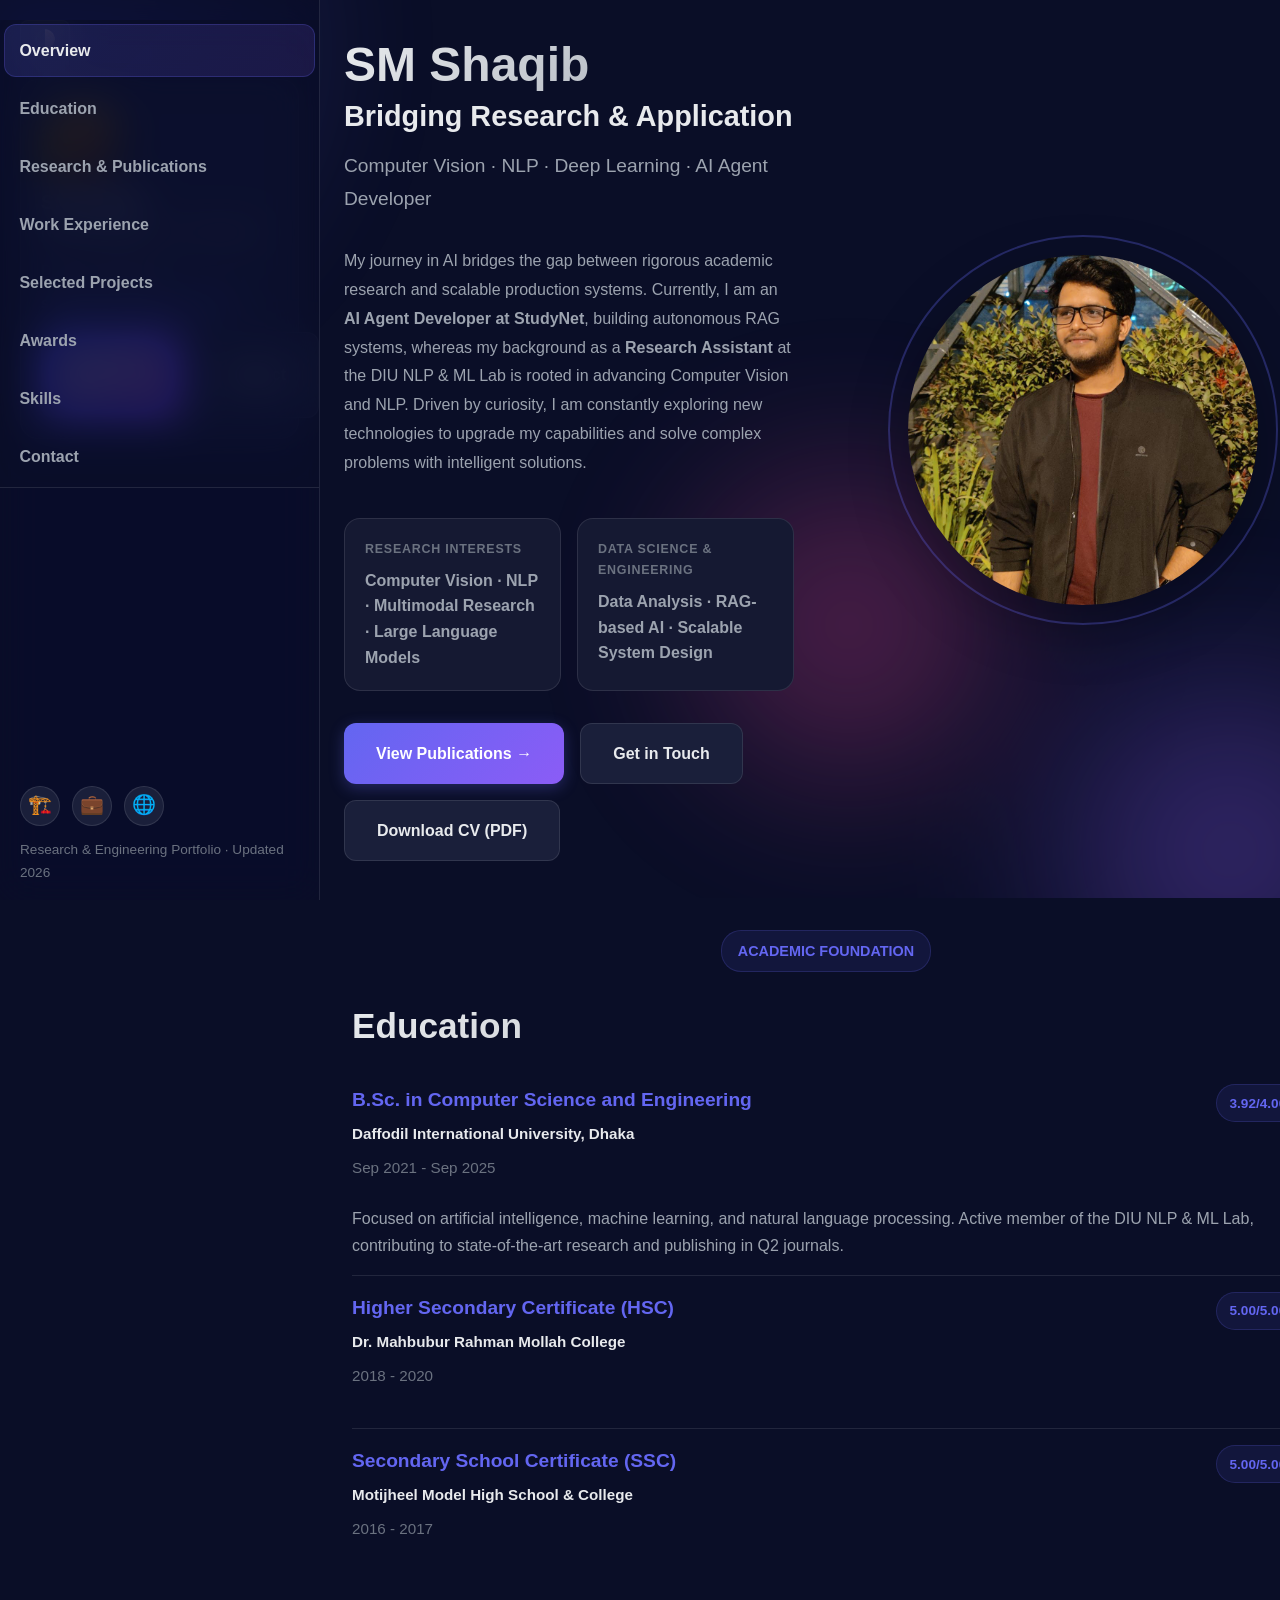
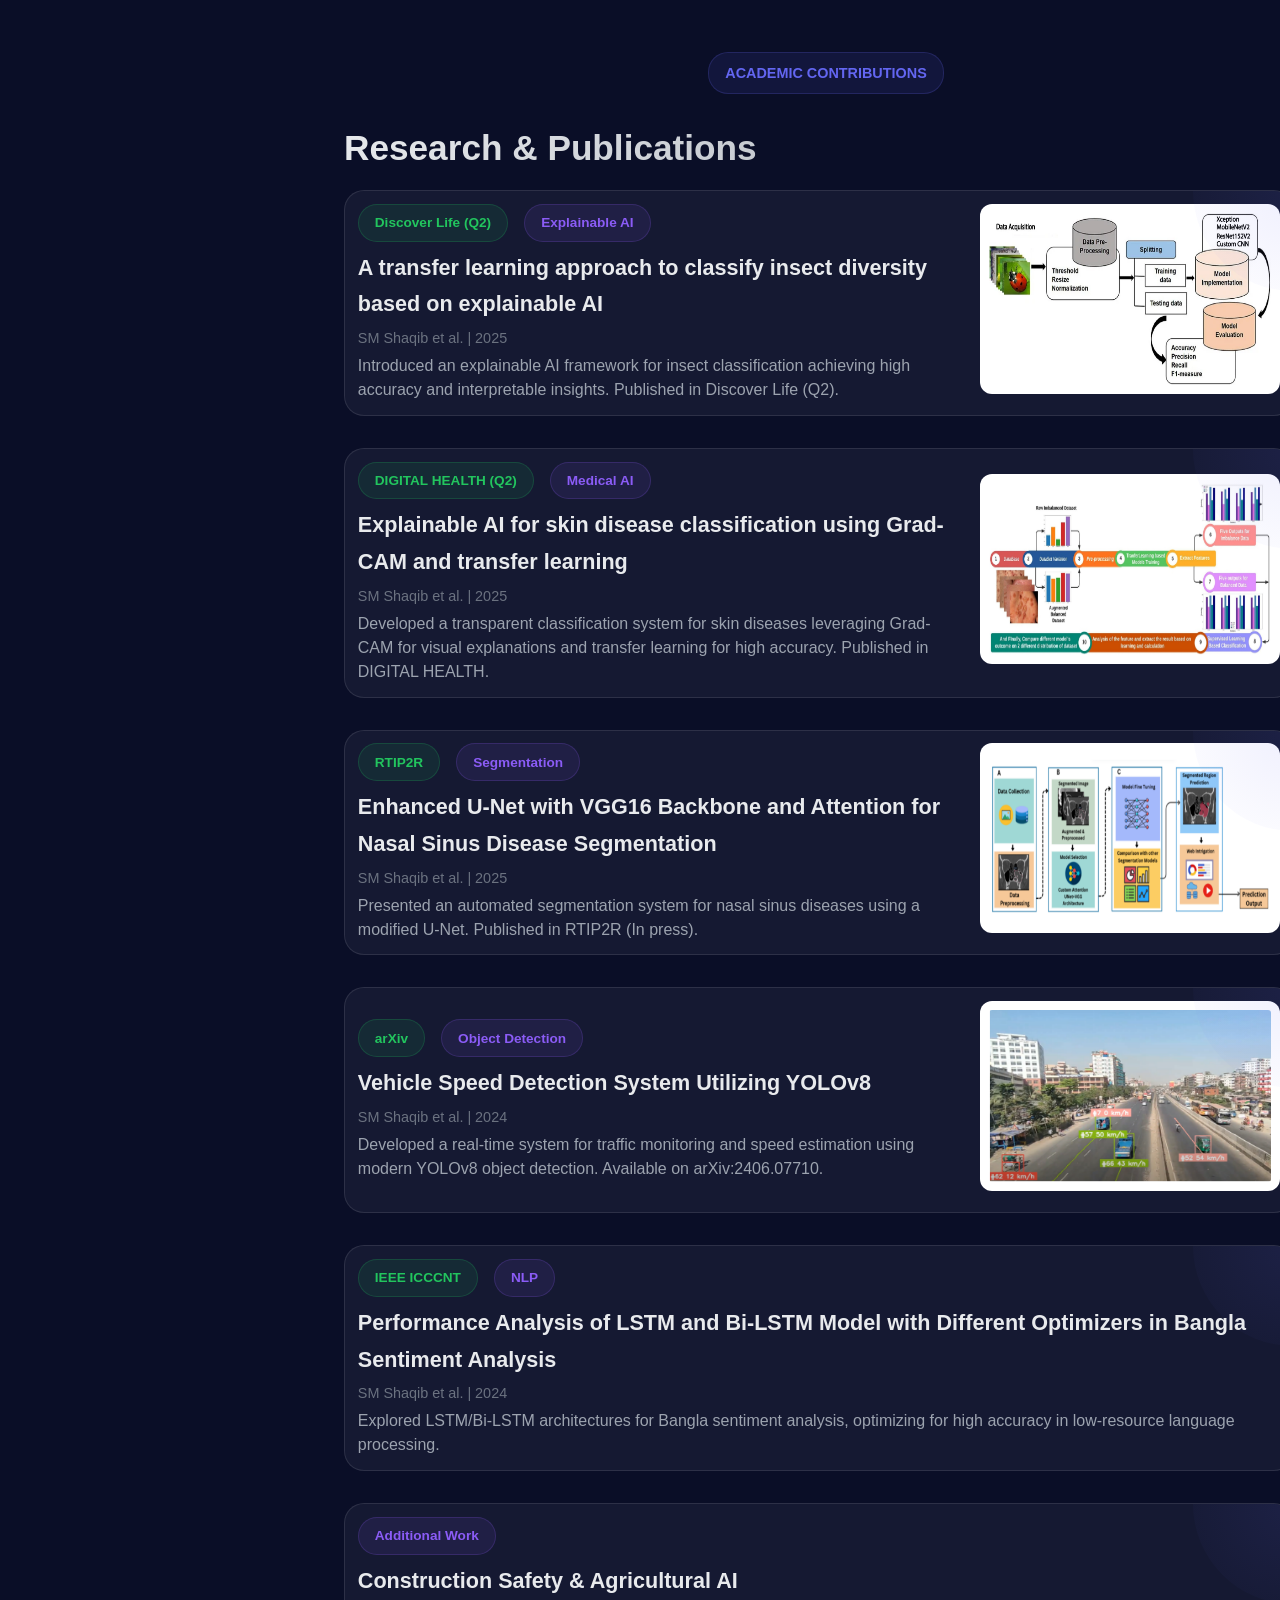
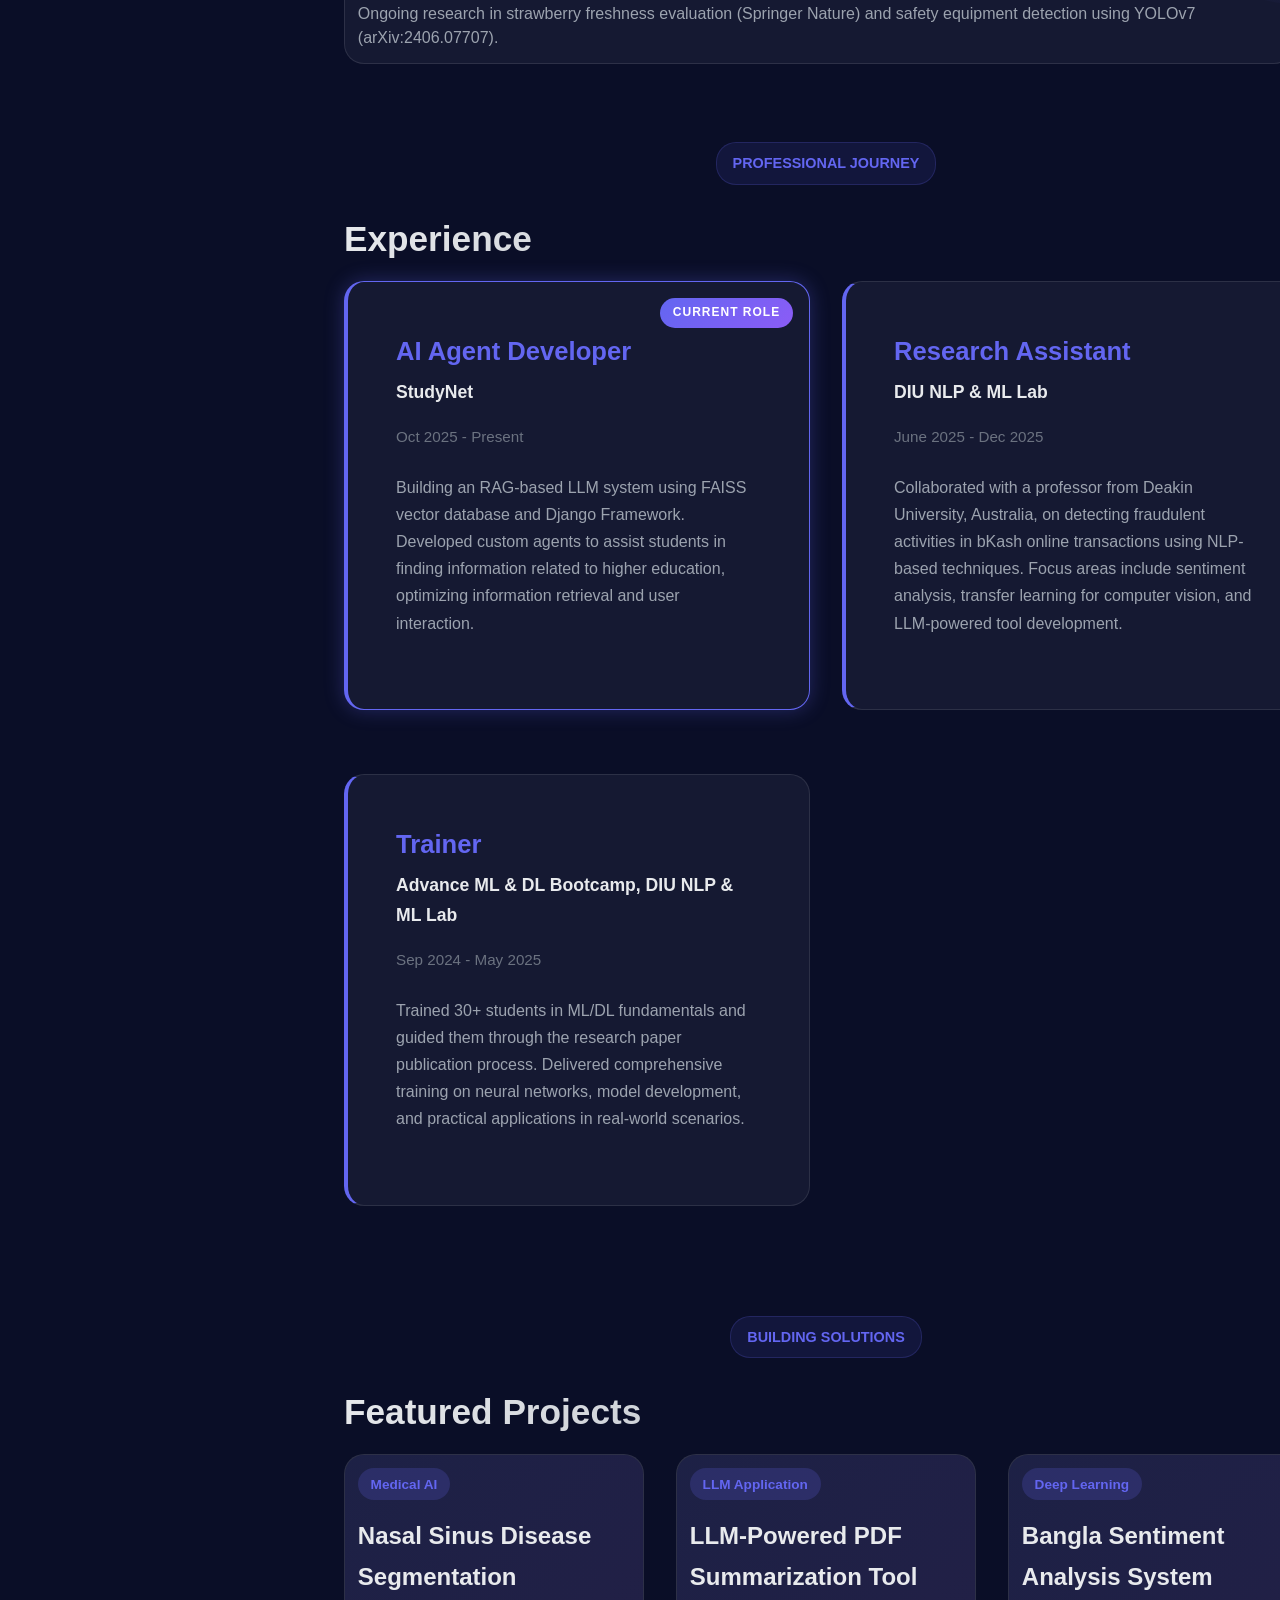
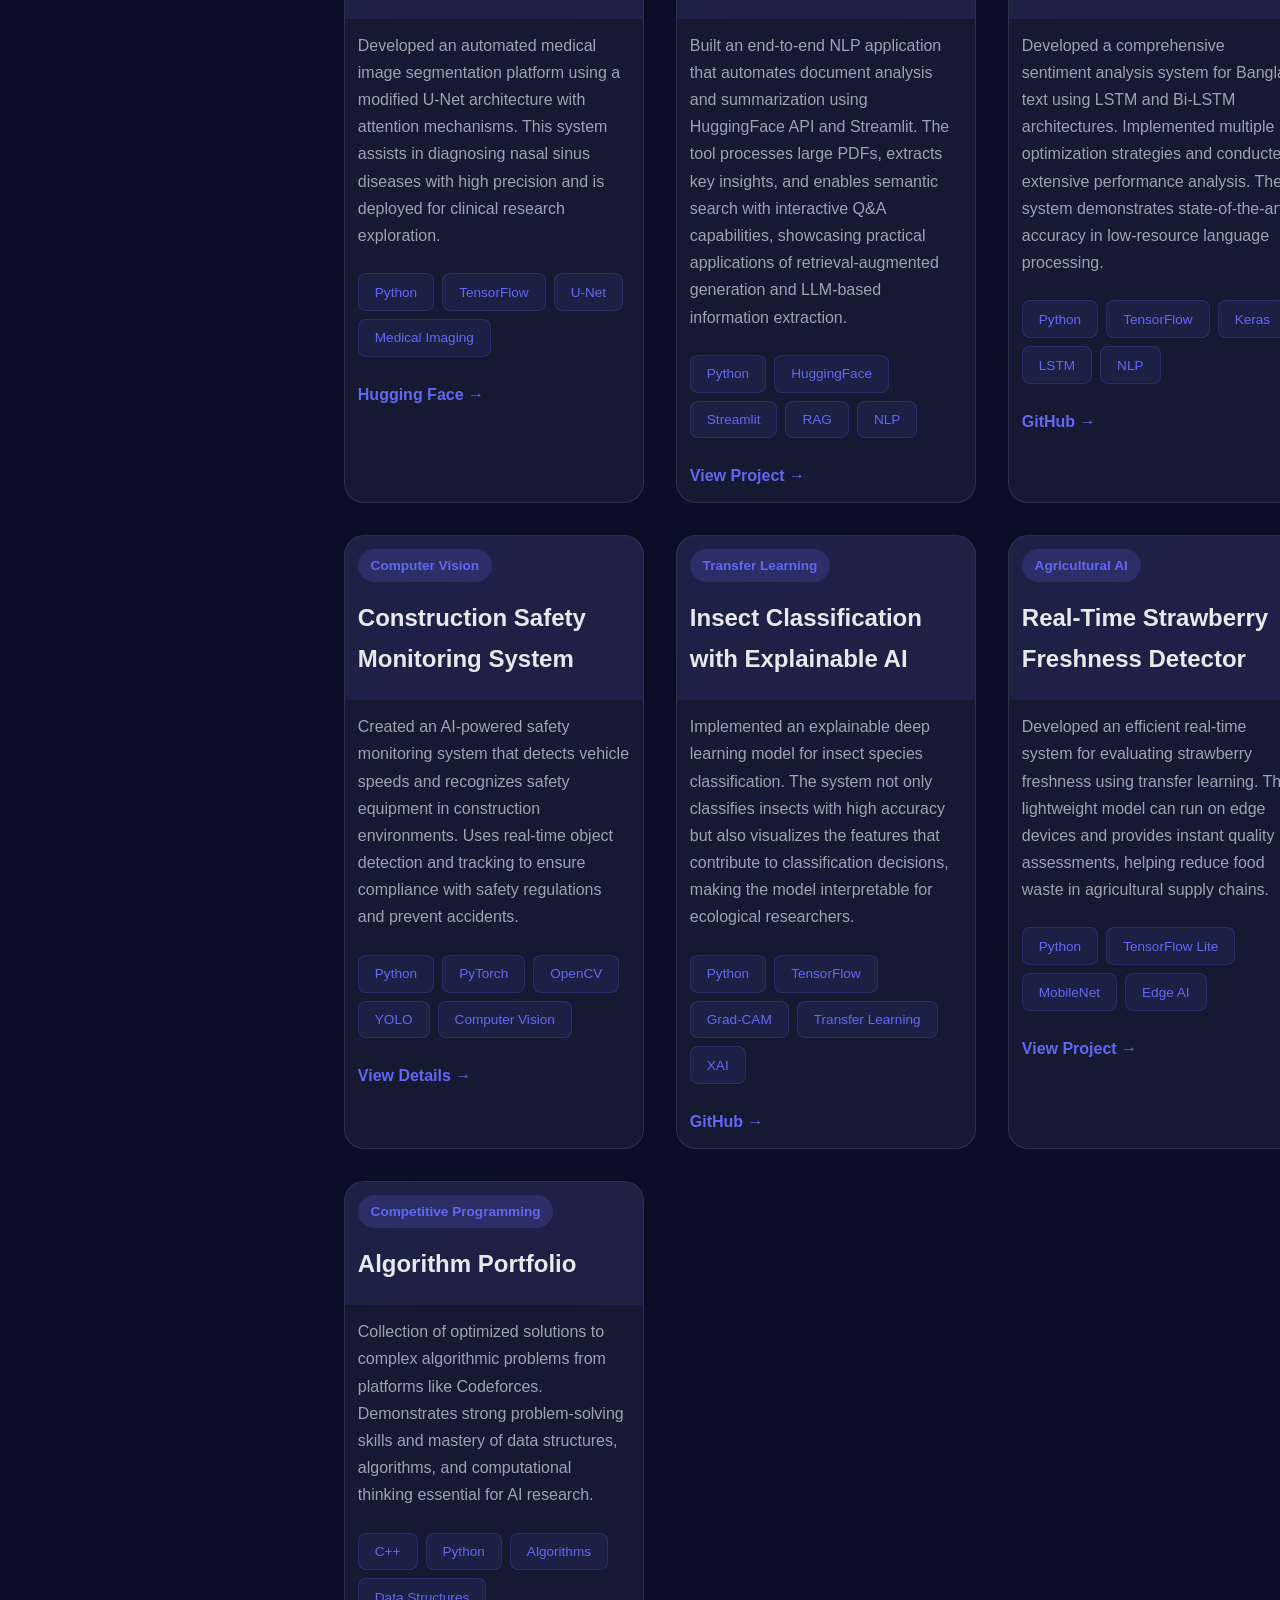
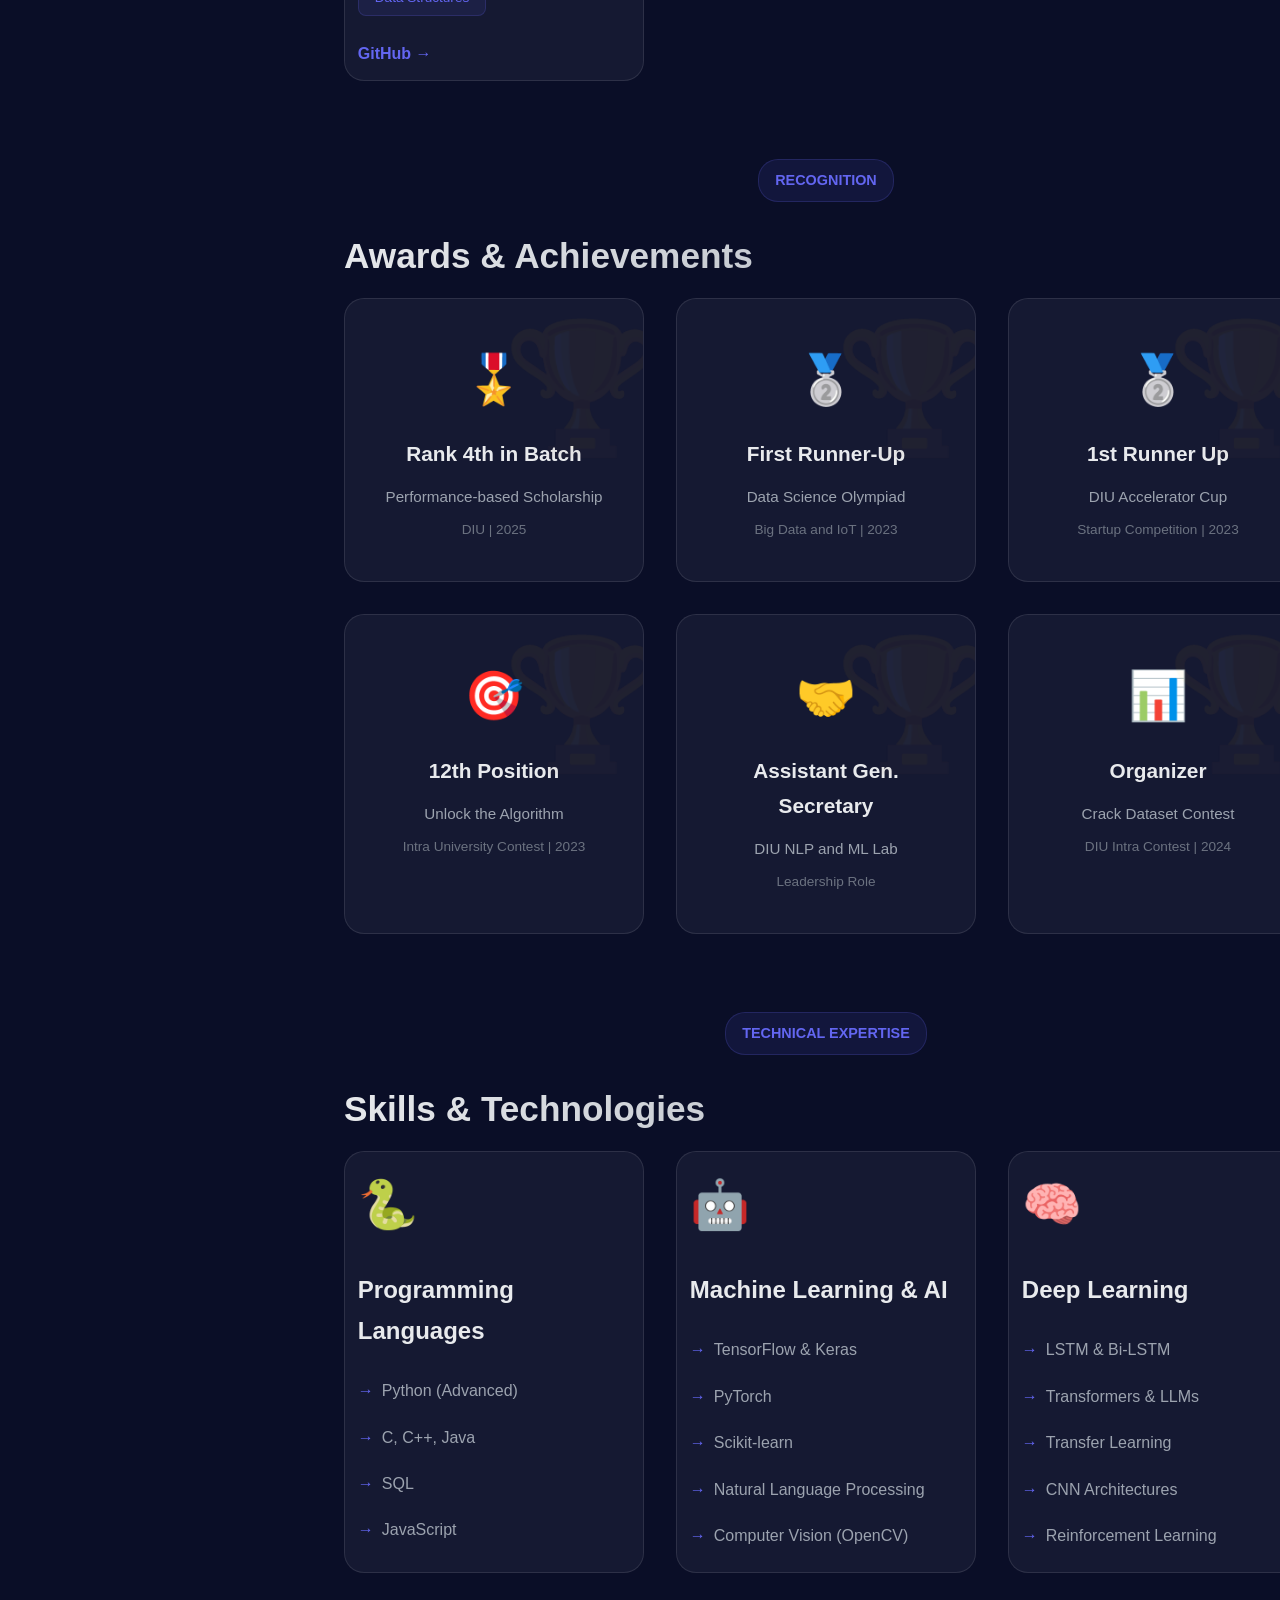
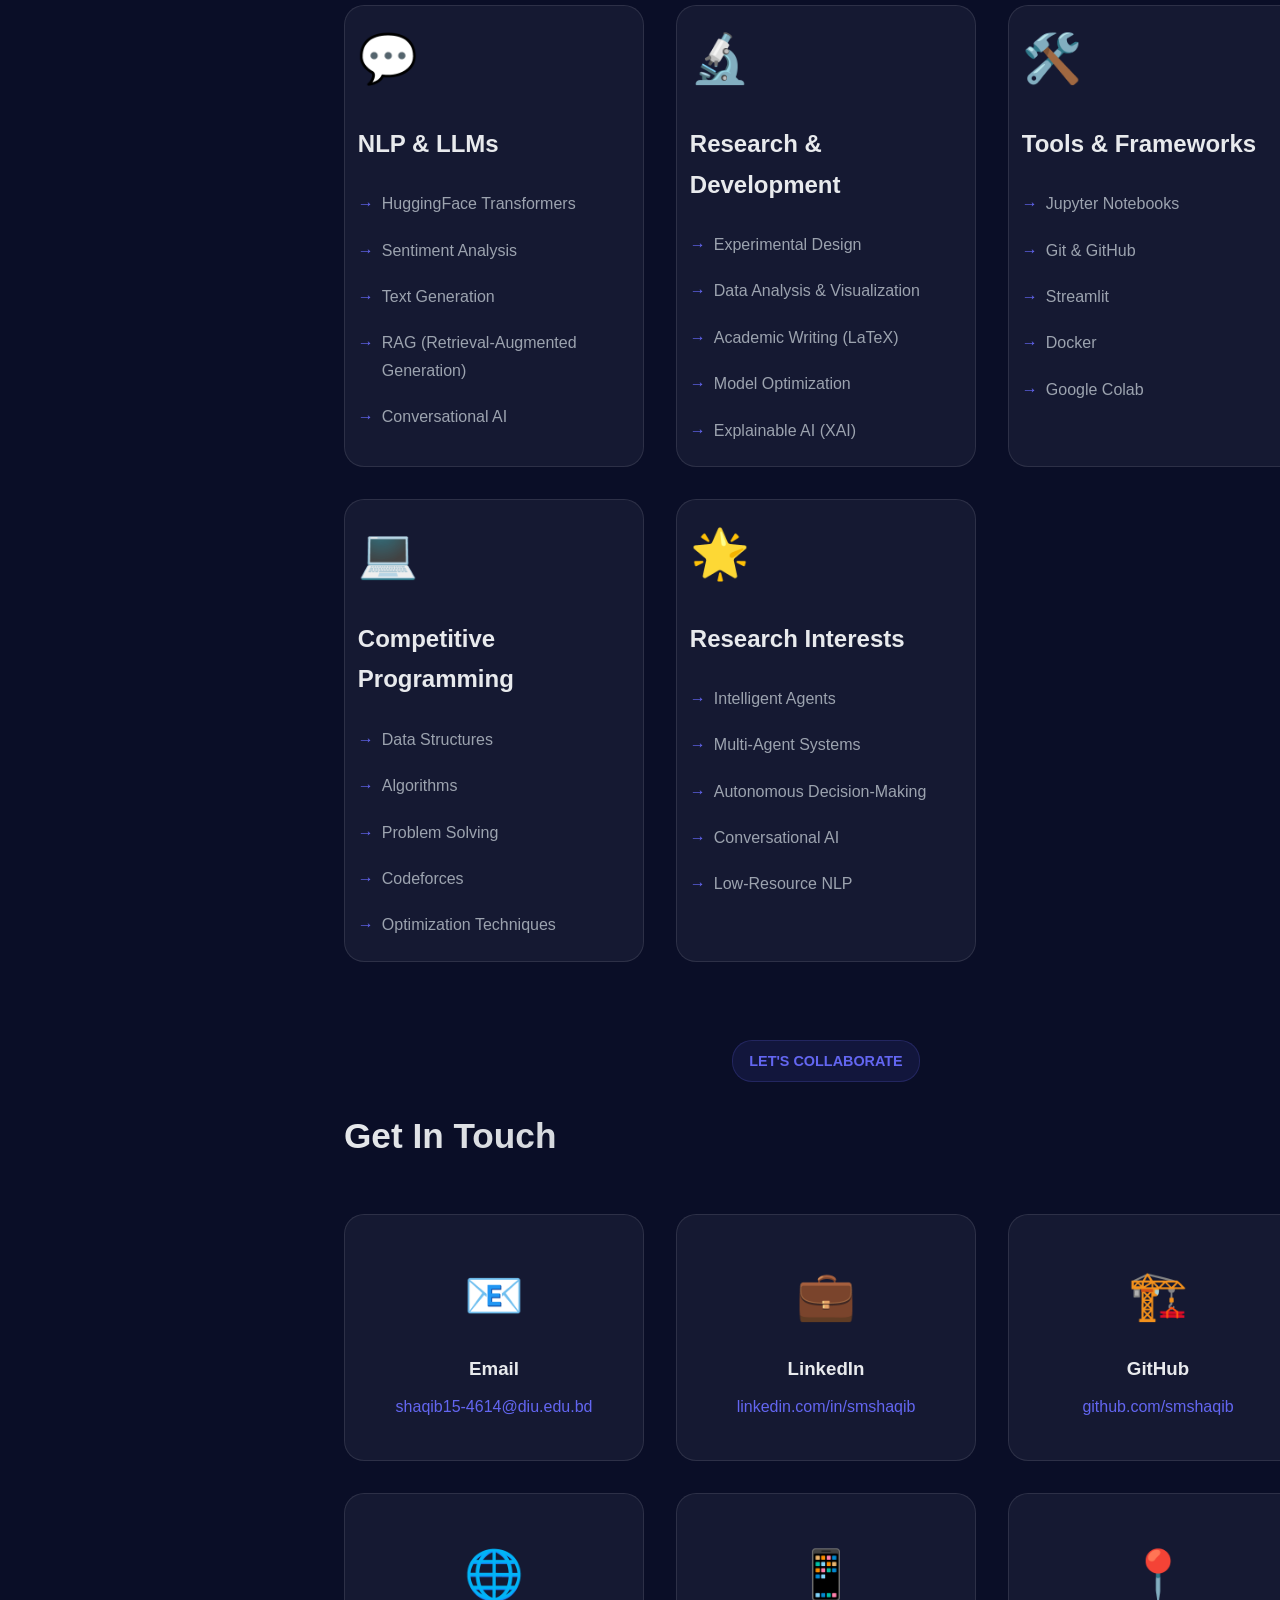
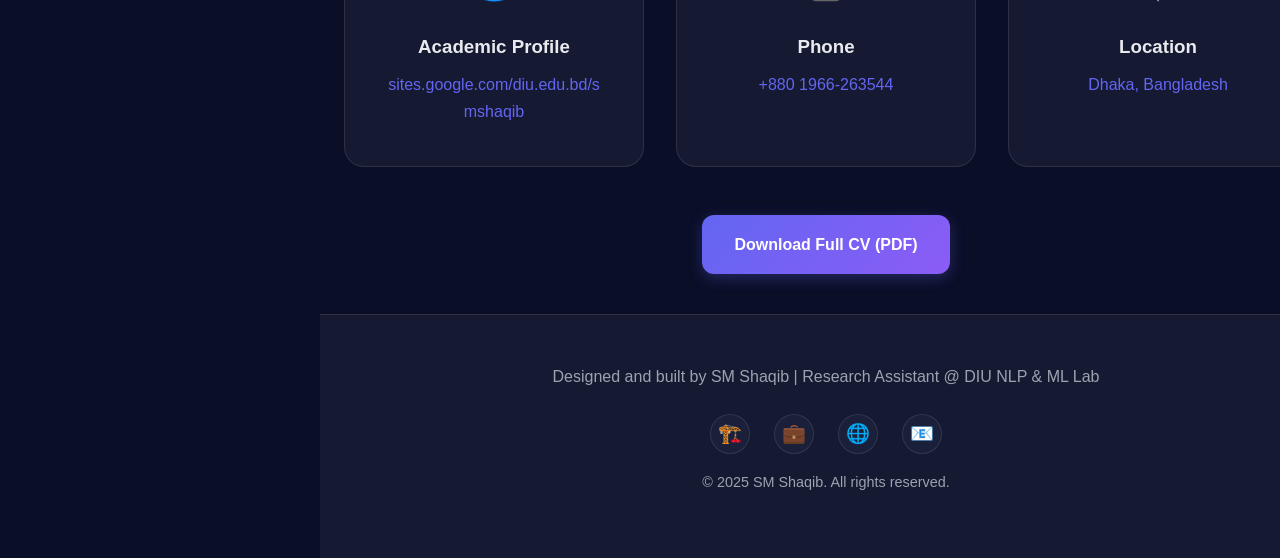
<file: index.html>
﻿<!DOCTYPE html>
<html lang="en">

<head>
    <meta charset="UTF-8">
    <meta name="viewport" content="width=device-width, initial-scale=1.0">
    <title>SM Shaqib — NLP Researcher & ML Engineer</title>
    <link rel="stylesheet" href="assets/css/style.css">
</head>

<body data-theme="dark">
    <!-- Animated Background -->
    <div class="bg-animation">
        <div class="orb orb-1"></div>
        <div class="orb orb-2"></div>
        <div class="orb orb-3"></div>
    </div>

    <!-- Layout: Left Sidebar + Main Content -->
    <div class="layout">
        <aside class="sidebar" id="sidebar" aria-label="Admissions sidebar">
            <div class="sidebar-top">
                <button class="sidebar-toggle" id="sidebarToggle" aria-label="Open/close sidebar">☰</button>
                <button class="theme-btn" id="themeToggle" aria-label="Toggle theme">🌓</button>
            </div>

            <div class="sidebar-profile">
                <div class="sidebar-avatar">
                    <img src="assets/images/shaqib.jpg" alt="SM Shaqib" class="sidebar-avatar-img">
                </div>
                <div class="sidebar-name">SM Shaqib</div>
                <div class="sidebar-title">NLP Researcher · ML Engineer</div>
                <div class="sidebar-meta">
                    <span>Dhaka, Bangladesh</span>
                    <span class="dot">•</span>
                    <a href="mailto:shaqib15-4614@diu.edu.bd">shaqib15-4614@diu.edu.bd</a>
                </div>

                <div class="sidebar-cta">
                    <a class="btn btn-primary btn-small" href="assets/docs/Academic_CV_Shaqib.pdf" download>
                        Download CV
                    </a>
                    <a class="btn btn-secondary btn-small" href="#contact">
                        Contact
                    </a>
                </div>
            </div>

            <nav class="sidebar-nav" aria-label="Section navigation">
                <a href="#about" class="sidebar-link">Overview</a>
                <a href="#education" class="sidebar-link">Education</a>
                <a href="#research" class="sidebar-link">Research & Publications</a>
                <a href="#experience" class="sidebar-link">Work Experience</a>
                <a href="#projects" class="sidebar-link">Selected Projects</a>
                <a href="#awards" class="sidebar-link">Awards</a>
                <a href="#skills" class="sidebar-link">Skills</a>
                <a href="#contact" class="sidebar-link">Contact</a>
            </nav>

            <div class="sidebar-footer">
                <div class="sidebar-social">
                    <a href="https://github.com/smshaqib" class="social-link" target="_blank"
                        aria-label="GitHub">🏗️</a>
                    <a href="https://www.linkedin.com/in/smshaqib/" class="social-link" target="_blank"
                        aria-label="LinkedIn">💼</a>
                    <a href="https://sites.google.com/diu.edu.bd/smshaqib/home" class="social-link" target="_blank"
                        aria-label="Academic Website">🌐</a>
                </div>
                <div class="sidebar-footnote">Research & Engineering Portfolio · Updated 2026</div>
            </div>
        </aside>

        <main class="main" id="mainContent">
            <div class="sidebar-backdrop" id="sidebarBackdrop" aria-hidden="true"></div>

            <!-- Hero Section -->
            <section class="hero" id="about">
                <div class="hero-container">
                    <div class="hero-content">
                        <h1>SM Shaqib</h1>
                        <h2 class="profile-title">Bridging Research & Application</h2>
                        <p class="subtitle">Computer Vision · NLP · Deep Learning · AI Agent Developer</p>
                        <p class="bio">
                            My journey in AI bridges the gap between rigorous academic research and scalable production
                            systems. Currently, I am an <strong>AI Agent Developer at StudyNet</strong>, building
                            autonomous RAG systems, whereas my background as a <strong>Research Assistant</strong> at
                            the DIU NLP & ML Lab is rooted in advancing Computer Vision and NLP. Driven by curiosity, I
                            am constantly exploring new technologies to upgrade my capabilities and solve complex
                            problems with intelligent solutions.
                        </p>

                        <div class="info-grid">
                            <div class="info-card">
                                <div class="info-label">Research Interests</div>
                                <div class="info-body">Computer Vision · NLP · Multimodal Research · Large Language
                                    Models</div>
                            </div>
                            <div class="info-card">
                                <div class="info-label">Data Science & Engineering</div>
                                <div class="info-body">Data Analysis · RAG-based AI · Scalable System Design</div>
                            </div>
                        </div>



                        <div class="cta-buttons">
                            <a href="https://scholar.google.com/citations?user=nNnRwrwAAAAJ" class="btn btn-primary"
                                target="_blank" rel="noopener">
                                View Publications →
                            </a>
                            <a href="#contact" class="btn btn-secondary">
                                Get in Touch
                            </a>
                            <a href="assets/docs/Academic_CV_Shaqib.pdf" class="btn btn-secondary" download>
                                Download CV (PDF)
                            </a>
                        </div>
                    </div>
                    <div class="hero-visual">
                        <div class="profile-wrapper">
                            <div class="profile-ring"></div>
                            <img src="assets/images/shaqib.jpg" alt="SM Shaqib" class="profile-image">
                        </div>
                    </div>
                </div>
            </section>



            <!-- Education Section -->
            <section id="education">
                <div class="container">
                    <div class="section-header fade-in">
                        <span class="section-label">ACADEMIC FOUNDATION</span>
                        <h2 class="section-title">Education</h2>

                    </div>

                    <div class="education-grid">
                        <div class="education-card fade-in">
                            <div class="education-header">
                                <div class="education-info">
                                    <h3>B.Sc. in Computer Science and Engineering</h3>
                                    <p class="institution">Daffodil International University, Dhaka</p>
                                </div>
                                <span class="gpa-badge">3.92/4.00</span>
                            </div>
                            <p class="duration">Sep 2021 - Sep 2025</p>
                            <p class="edu-details">
                                Focused on artificial intelligence, machine learning, and natural language processing.
                                Active member of the DIU NLP & ML Lab, contributing to state-of-the-art research
                                and publishing in Q2 journals.
                            </p>
                        </div>

                        <div class="education-card fade-in">
                            <div class="education-header">
                                <div class="education-info">
                                    <h3>Higher Secondary Certificate (HSC)</h3>
                                    <p class="institution">Dr. Mahbubur Rahman Mollah College</p>
                                </div>
                                <span class="gpa-badge">5.00/5.00</span>
                            </div>
                            <p class="duration">2018 - 2020</p>
                        </div>

                        <div class="education-card fade-in">
                            <div class="education-header">
                                <div class="education-info">
                                    <h3>Secondary School Certificate (SSC)</h3>
                                    <p class="institution">Motijheel Model High School & College</p>
                                </div>
                                <span class="gpa-badge">5.00/5.00</span>
                            </div>
                            <p class="duration">2016 - 2017</p>
                        </div>
                    </div>
                </div>
            </section>

            <!-- Research & Publications Section -->
            <section id="research">
                <div class="container">
                    <div class="section-header fade-in">
                        <span class="section-label">ACADEMIC CONTRIBUTIONS</span>
                        <h2 class="section-title">Research & Publications</h2>

                    </div>

                    <div class="research-grid">
                        <div class="research-card fade-in has-image">
                            <div class="research-content">
                                <div class="research-meta">
                                    <span class="research-badge published">Discover Life (Q2)</span>
                                    <span class="research-badge">Explainable AI</span>
                                </div>
                                <h3><a href="https://link.springer.com/article/10.1007/s11084-025-09680-x"
                                        target="_blank" rel="noopener">A transfer learning approach to classify insect
                                        diversity based on explainable AI</a>
                                </h3>
                                <p class="research-authors">SM Shaqib et al. | 2025</p>
                                <p class="research-description">
                                    <a href="https://link.springer.com/article/10.1007/s11084-025-09680-x"
                                        target="_blank" rel="noopener">
                                        Introduced an explainable AI framework for insect classification achieving high
                                        accuracy and interpretable insights. Published in Discover Life (Q2).
                                    </a>
                                </p>
                            </div>
                            <a href="https://link.springer.com/article/10.1007/s11084-025-09680-x" target="_blank"
                                rel="noopener">
                                <img src="assets/images/insect-research-diagram.png" alt="Research Diagram"
                                    class="research-preview-image">
                            </a>
                        </div>

                        <div class="research-card fade-in has-image">
                            <div class="research-content">
                                <div class="research-meta">
                                    <span class="research-badge published">DIGITAL HEALTH (Q2)</span>
                                    <span class="research-badge">Medical AI</span>
                                </div>
                                <h3><a href="https://journals.sagepub.com/doi/full/10.1177/20552076251404523"
                                        target="_blank" rel="noopener">Explainable AI for skin disease classification
                                        using Grad-CAM and transfer learning</a>
                                </h3>
                                <p class="research-authors">SM Shaqib et al. | 2025</p>
                                <p class="research-description">
                                    <a href="https://journals.sagepub.com/doi/full/10.1177/20552076251404523"
                                        target="_blank" rel="noopener">
                                        Developed a transparent classification system for skin diseases leveraging
                                        Grad-CAM for
                                        visual explanations and transfer learning for high accuracy. Published in
                                        DIGITAL HEALTH.
                                    </a>
                                </p>
                            </div>
                            <a href="https://journals.sagepub.com/doi/full/10.1177/20552076251404523" target="_blank"
                                rel="noopener">
                                <img src="assets/images/skin-disease-diagram.png" alt="Skin Disease Research Diagram"
                                    class="research-preview-image">
                            </a>
                        </div>

                        <div class="research-card fade-in has-image">
                            <div class="research-content">
                                <div class="research-meta">
                                    <span class="research-badge published">RTIP2R</span>
                                    <span class="research-badge">Segmentation</span>
                                </div>
                                <h3><a href="https://drive.google.com/file/d/1PPYf9k6613yxXHny_lEHLRq01A_NBCfr/view?usp=sharing"
                                        target="_blank" rel="noopener">Enhanced U-Net with VGG16 Backbone and Attention
                                        for Nasal Sinus Disease
                                        Segmentation</a>
                                </h3>
                                <p class="research-authors">SM Shaqib et al. | 2025</p>
                                <p class="research-description">
                                    <a href="https://drive.google.com/file/d/1PPYf9k6613yxXHny_lEHLRq01A_NBCfr/view?usp=sharing"
                                        target="_blank" rel="noopener">
                                        Presented an automated segmentation system for nasal sinus diseases using a
                                        modified
                                        U-Net. Published in RTIP2R (In press).
                                    </a>
                                </p>
                            </div>
                            <a href="https://drive.google.com/file/d/1PPYf9k6613yxXHny_lEHLRq01A_NBCfr/view?usp=sharing"
                                target="_blank" rel="noopener">
                                <img src="assets/images/nasal-sinus-diagram.png" alt="Nasal Sinus Segmentation Diagram"
                                    class="research-preview-image">
                            </a>
                        </div>

                        <div class="research-card fade-in has-image">
                            <div class="research-content">
                                <div class="research-meta">
                                    <span class="research-badge published">arXiv</span>
                                    <span class="research-badge">Object Detection</span>
                                </div>
                                <h3><a href="https://arxiv.org/abs/2406.07710" target="_blank" rel="noopener">Vehicle
                                        Speed Detection System Utilizing YOLOv8</a></h3>
                                <p class="research-authors">SM Shaqib et al. | 2024</p>
                                <p class="research-description">
                                    <a href="https://arxiv.org/abs/2406.07710" target="_blank" rel="noopener">
                                        Developed a real-time system for traffic monitoring and speed estimation using
                                        modern
                                        YOLOv8 object detection. Available on arXiv:2406.07710.
                                    </a>
                                </p>
                            </div>
                            <a href="https://arxiv.org/abs/2406.07710" target="_blank" rel="noopener">
                                <img src="assets/images/vehicle-speed-diagram.png" alt="Vehicle Speed Detection Diagram"
                                    class="research-preview-image">
                            </a>
                        </div>

                        <div class="research-card fade-in">
                            <div class="research-meta">
                                <span class="research-badge published">IEEE ICCCNT</span>
                                <span class="research-badge">NLP</span>
                            </div>
                            <h3>Performance Analysis of LSTM and Bi-LSTM Model with Different Optimizers in Bangla
                                Sentiment
                                Analysis</h3>
                            <p class="research-authors">SM Shaqib et al. | 2024</p>
                            <p class="research-description">
                                Explored LSTM/Bi-LSTM architectures for Bangla sentiment analysis, optimizing for high
                                accuracy in low-resource language processing.
                            </p>
                        </div>

                        <div class="research-card fade-in">
                            <div class="research-meta">
                                <span class="research-badge">Additional Work</span>
                            </div>
                            <h3>Construction Safety & Agricultural AI</h3>
                            <p class="research-description">
                                Ongoing research in strawberry freshness evaluation (Springer Nature) and safety
                                equipment
                                detection using YOLOv7 (arXiv:2406.07707).
                            </p>
                        </div>
                    </div>
                </div>
            </section>

            <!-- Experience Section -->
            <section id="experience">
                <div class="container">
                    <div class="section-header fade-in">
                        <span class="section-label">PROFESSIONAL JOURNEY</span>
                        <h2 class="section-title">Experience</h2>

                    </div>

                    <div class="experience-grid">
                        <div class="experience-card fade-in current">
                            <span class="current-badge">Current Role</span>
                            <div class="experience-header">
                                <div class="experience-title">
                                    <h3>AI Agent Developer</h3>
                                    <p class="experience-org">StudyNet</p>
                                </div>
                                <div class="experience-period">
                                    Oct 2025 - Present
                                </div>
                            </div>
                            <p class="project-description">
                                Building an RAG-based LLM system using FAISS vector database and Django Framework.
                                Developed custom agents to assist students in finding information related to higher
                                education,
                                optimizing information retrieval and user interaction.
                            </p>
                        </div>

                        <div class="experience-card fade-in">
                            <div class="experience-header">
                                <div class="experience-title">
                                    <h3>Research Assistant</h3>
                                    <p class="experience-org">DIU NLP & ML Lab</p>
                                </div>
                                <div class="experience-period">
                                    June 2025 - Dec 2025
                                </div>
                            </div>
                            <p class="project-description">
                                Collaborated with a professor from Deakin University, Australia, on detecting fraudulent
                                activities in bKash online transactions using NLP-based techniques. Focus areas include
                                sentiment analysis, transfer learning for computer vision, and LLM-powered tool
                                development.
                            </p>
                        </div>

                        <div class="experience-card fade-in">
                            <div class="experience-header">
                                <div class="experience-title">
                                    <h3>Trainer</h3>
                                    <p class="experience-org">Advance ML & DL Bootcamp, DIU NLP & ML Lab</p>
                                </div>
                                <div class="experience-period">
                                    Sep 2024 - May 2025
                                </div>
                            </div>
                            <p class="project-description">
                                Trained 30+ students in ML/DL fundamentals and guided them through the research paper
                                publication process. Delivered comprehensive training on neural networks, model
                                development,
                                and practical applications in real-world scenarios.
                            </p>
                        </div>
                    </div>
                </div>
            </section>

            <!-- Projects Section -->
            <section id="projects">
                <div class="container">
                    <div class="section-header fade-in">
                        <span class="section-label">BUILDING SOLUTIONS</span>
                        <h2 class="section-title">Featured Projects</h2>

                    </div>

                    <div class="projects-grid">
                        <div class="project-card fade-in">
                            <div class="project-header">
                                <span class="project-type">Medical AI</span>
                                <h3>Nasal Sinus Disease Segmentation</h3>
                            </div>
                            <div class="project-body">
                                <p class="project-description">
                                    Developed an automated medical image segmentation platform using a modified U-Net
                                    architecture with attention mechanisms. This system assists in diagnosing nasal
                                    sinus
                                    diseases with high precision and is deployed for clinical research exploration.
                                </p>
                                <div class="tech-stack">
                                    <span class="tech-tag">Python</span>
                                    <span class="tech-tag">TensorFlow</span>
                                    <span class="tech-tag">U-Net</span>
                                    <span class="tech-tag">Medical Imaging</span>
                                </div>
                                <div class="project-links">
                                    <a href="https://huggingface.co/spaces/smshaqib" class="project-link"
                                        target="_blank">
                                        Hugging Face →
                                    </a>
                                </div>
                            </div>
                        </div>

                        <div class="project-card fade-in">
                            <div class="project-header">
                                <span class="project-type">LLM Application</span>
                                <h3>LLM-Powered PDF Summarization Tool</h3>
                            </div>
                            <div class="project-body">
                                <p class="project-description">
                                    Built an end-to-end NLP application that automates document analysis and
                                    summarization using
                                    HuggingFace API and Streamlit. The tool processes large PDFs, extracts key insights,
                                    and
                                    enables semantic search with interactive Q&A capabilities, showcasing practical
                                    applications
                                    of retrieval-augmented generation and LLM-based information extraction.
                                </p>
                                <div class="tech-stack">
                                    <span class="tech-tag">Python</span>
                                    <span class="tech-tag">HuggingFace</span>
                                    <span class="tech-tag">Streamlit</span>
                                    <span class="tech-tag">RAG</span>
                                    <span class="tech-tag">NLP</span>
                                </div>
                                <div class="project-links">
                                    <a href="https://github.com/smshaqib" class="project-link" target="_blank">
                                        View Project →
                                    </a>
                                </div>
                            </div>
                        </div>

                        <div class="project-card fade-in">
                            <div class="project-header">
                                <span class="project-type">Deep Learning</span>
                                <h3>Bangla Sentiment Analysis System</h3>
                            </div>
                            <div class="project-body">
                                <p class="project-description">
                                    Developed a comprehensive sentiment analysis system for Bangla text using LSTM and
                                    Bi-LSTM
                                    architectures. Implemented multiple optimization strategies and conducted extensive
                                    performance
                                    analysis. The system demonstrates state-of-the-art accuracy in low-resource language
                                    processing.
                                </p>
                                <div class="tech-stack">
                                    <span class="tech-tag">Python</span>
                                    <span class="tech-tag">TensorFlow</span>
                                    <span class="tech-tag">Keras</span>
                                    <span class="tech-tag">LSTM</span>
                                    <span class="tech-tag">NLP</span>
                                </div>
                                <div class="project-links">
                                    <a href="https://github.com/smshaqib" class="project-link" target="_blank">
                                        GitHub →
                                    </a>
                                </div>
                            </div>
                        </div>

                        <div class="project-card fade-in">
                            <div class="project-header">
                                <span class="project-type">Computer Vision</span>
                                <h3>Construction Safety Monitoring System</h3>
                            </div>
                            <div class="project-body">
                                <p class="project-description">
                                    Created an AI-powered safety monitoring system that detects vehicle speeds and
                                    recognizes
                                    safety equipment in construction environments. Uses real-time object detection and
                                    tracking
                                    to ensure compliance with safety regulations and prevent accidents.
                                </p>
                                <div class="tech-stack">
                                    <span class="tech-tag">Python</span>
                                    <span class="tech-tag">PyTorch</span>
                                    <span class="tech-tag">OpenCV</span>
                                    <span class="tech-tag">YOLO</span>
                                    <span class="tech-tag">Computer Vision</span>
                                </div>
                                <div class="project-links">
                                    <a href="https://github.com/smshaqib" class="project-link" target="_blank">
                                        View Details →
                                    </a>
                                </div>
                            </div>
                        </div>

                        <div class="project-card fade-in">
                            <div class="project-header">
                                <span class="project-type">Transfer Learning</span>
                                <h3>Insect Classification with Explainable AI</h3>
                            </div>
                            <div class="project-body">
                                <p class="project-description">
                                    Implemented an explainable deep learning model for insect species classification.
                                    The system
                                    not only classifies insects with high accuracy but also visualizes the features that
                                    contribute
                                    to classification decisions, making the model interpretable for ecological
                                    researchers.
                                </p>
                                <div class="tech-stack">
                                    <span class="tech-tag">Python</span>
                                    <span class="tech-tag">TensorFlow</span>
                                    <span class="tech-tag">Grad-CAM</span>
                                    <span class="tech-tag">Transfer Learning</span>
                                    <span class="tech-tag">XAI</span>
                                </div>
                                <div class="project-links">
                                    <a href="https://github.com/smshaqib" class="project-link" target="_blank">
                                        GitHub →
                                    </a>
                                </div>
                            </div>
                        </div>

                        <div class="project-card fade-in">
                            <div class="project-header">
                                <span class="project-type">Agricultural AI</span>
                                <h3>Real-Time Strawberry Freshness Detector</h3>
                            </div>
                            <div class="project-body">
                                <p class="project-description">
                                    Developed an efficient real-time system for evaluating strawberry freshness using
                                    transfer
                                    learning. The lightweight model can run on edge devices and provides instant quality
                                    assessments,
                                    helping reduce food waste in agricultural supply chains.
                                </p>
                                <div class="tech-stack">
                                    <span class="tech-tag">Python</span>
                                    <span class="tech-tag">TensorFlow Lite</span>
                                    <span class="tech-tag">MobileNet</span>
                                    <span class="tech-tag">Edge AI</span>
                                </div>
                                <div class="project-links">
                                    <a href="https://github.com/smshaqib" class="project-link" target="_blank">
                                        View Project →
                                    </a>
                                </div>
                            </div>
                        </div>

                        <div class="project-card fade-in">
                            <div class="project-header">
                                <span class="project-type">Competitive Programming</span>
                                <h3>Algorithm Portfolio</h3>
                            </div>
                            <div class="project-body">
                                <p class="project-description">
                                    Collection of optimized solutions to complex algorithmic problems from platforms
                                    like
                                    Codeforces.
                                    Demonstrates strong problem-solving skills and mastery of data structures,
                                    algorithms, and
                                    computational thinking essential for AI research.
                                </p>
                                <div class="tech-stack">
                                    <span class="tech-tag">C++</span>
                                    <span class="tech-tag">Python</span>
                                    <span class="tech-tag">Algorithms</span>
                                    <span class="tech-tag">Data Structures</span>
                                </div>
                                <div class="project-links">
                                    <a href="https://github.com/smshaqib" class="project-link" target="_blank">
                                        GitHub →
                                    </a>
                                </div>
                            </div>
                        </div>
                    </div>
                </div>
            </section>

            <!-- Awards Section -->
            <section id="awards">
                <div class="container">
                    <div class="section-header fade-in">
                        <span class="section-label">RECOGNITION</span>
                        <h2 class="section-title">Awards & Achievements</h2>

                    </div>

                    <div class="awards-grid">
                        <div class="award-card fade-in">
                            <div class="award-icon">🎖️</div>
                            <h3>Rank 4th in Batch</h3>
                            <p class="award-event">Performance-based Scholarship</p>
                            <p class="award-year">DIU | 2025</p>
                        </div>

                        <div class="award-card fade-in">
                            <div class="award-icon">🥈</div>
                            <h3>First Runner-Up</h3>
                            <p class="award-event">Data Science Olympiad</p>
                            <p class="award-year">Big Data and IoT | 2023</p>
                        </div>

                        <div class="award-card fade-in">
                            <div class="award-icon">🥈</div>
                            <h3>1st Runner Up</h3>
                            <p class="award-event">DIU Accelerator Cup</p>
                            <p class="award-year">Startup Competition | 2023</p>
                        </div>

                        <div class="award-card fade-in">
                            <div class="award-icon">🎯</div>
                            <h3>12th Position</h3>
                            <p class="award-event">Unlock the Algorithm</p>
                            <p class="award-year">Intra University Contest | 2023</p>
                        </div>

                        <div class="award-card fade-in">
                            <div class="award-icon">🤝</div>
                            <h3>Assistant Gen. Secretary</h3>
                            <p class="award-event">DIU NLP and ML Lab</p>
                            <p class="award-year">Leadership Role</p>
                        </div>

                        <div class="award-card fade-in">
                            <div class="award-icon">📊</div>
                            <h3>Organizer</h3>
                            <p class="award-event">Crack Dataset Contest</p>
                            <p class="award-year">DIU Intra Contest | 2024</p>
                        </div>
                    </div>
                </div>
            </section>


            <!-- Skills Section -->
            <section id="skills">
                <div class="container">
                    <div class="section-header fade-in">
                        <span class="section-label">TECHNICAL EXPERTISE</span>
                        <h2 class="section-title">Skills & Technologies</h2>

                    </div>

                    <div class="skills-grid">
                        <div class="skill-card fade-in">
                            <div class="skill-icon">🐍</div>
                            <h3>Programming Languages</h3>
                            <ul class="skill-list">
                                <li>Python (Advanced)</li>
                                <li>C, C++, Java</li>
                                <li>SQL</li>
                                <li>JavaScript</li>
                            </ul>
                        </div>

                        <div class="skill-card fade-in">
                            <div class="skill-icon">🤖</div>
                            <h3>Machine Learning & AI</h3>
                            <ul class="skill-list">
                                <li>TensorFlow & Keras</li>
                                <li>PyTorch</li>
                                <li>Scikit-learn</li>
                                <li>Natural Language Processing</li>
                                <li>Computer Vision (OpenCV)</li>
                            </ul>
                        </div>

                        <div class="skill-card fade-in">
                            <div class="skill-icon">🧠</div>
                            <h3>Deep Learning</h3>
                            <ul class="skill-list">
                                <li>LSTM & Bi-LSTM</li>
                                <li>Transformers & LLMs</li>
                                <li>Transfer Learning</li>
                                <li>CNN Architectures</li>
                                <li>Reinforcement Learning</li>
                            </ul>
                        </div>

                        <div class="skill-card fade-in">
                            <div class="skill-icon">💬</div>
                            <h3>NLP & LLMs</h3>
                            <ul class="skill-list">
                                <li>HuggingFace Transformers</li>
                                <li>Sentiment Analysis</li>
                                <li>Text Generation</li>
                                <li>RAG (Retrieval-Augmented Generation)</li>
                                <li>Conversational AI</li>
                            </ul>
                        </div>

                        <div class="skill-card fade-in">
                            <div class="skill-icon">🔬</div>
                            <h3>Research & Development</h3>
                            <ul class="skill-list">
                                <li>Experimental Design</li>
                                <li>Data Analysis & Visualization</li>
                                <li>Academic Writing (LaTeX)</li>
                                <li>Model Optimization</li>
                                <li>Explainable AI (XAI)</li>
                            </ul>
                        </div>

                        <div class="skill-card fade-in">
                            <div class="skill-icon">🛠️</div>
                            <h3>Tools & Frameworks</h3>
                            <ul class="skill-list">
                                <li>Jupyter Notebooks</li>
                                <li>Git & GitHub</li>
                                <li>Streamlit</li>
                                <li>Docker</li>
                                <li>Google Colab</li>
                            </ul>
                        </div>

                        <div class="skill-card fade-in">
                            <div class="skill-icon">💻</div>
                            <h3>Competitive Programming</h3>
                            <ul class="skill-list">
                                <li>Data Structures</li>
                                <li>Algorithms</li>
                                <li>Problem Solving</li>
                                <li>Codeforces</li>
                                <li>Optimization Techniques</li>
                            </ul>
                        </div>

                        <div class="skill-card fade-in">
                            <div class="skill-icon">🌟</div>
                            <h3>Research Interests</h3>
                            <ul class="skill-list">
                                <li>Intelligent Agents</li>
                                <li>Multi-Agent Systems</li>
                                <li>Autonomous Decision-Making</li>
                                <li>Conversational AI</li>
                                <li>Low-Resource NLP</li>
                            </ul>
                        </div>
                    </div>
                </div>
            </section>

            <!-- Contact Section -->
            <section id="contact">
                <div class="container">
                    <div class="section-header fade-in">
                        <span class="section-label">LET'S COLLABORATE</span>
                        <h2 class="section-title">Get In Touch</h2>

                    </div>

                    <div class="contact-grid">
                        <div class="contact-card fade-in">
                            <div class="contact-icon">📧</div>
                            <h3>Email</h3>
                            <a href="mailto:shaqib15-4614@diu.edu.bd">shaqib15-4614@diu.edu.bd</a>
                        </div>

                        <div class="contact-card fade-in">
                            <div class="contact-icon">💼</div>
                            <h3>LinkedIn</h3>
                            <a href="https://www.linkedin.com/in/smshaqib/" target="_blank">linkedin.com/in/smshaqib</a>
                        </div>

                        <div class="contact-card fade-in">
                            <div class="contact-icon">🏗️</div>
                            <h3>GitHub</h3>
                            <a href="https://github.com/smshaqib" target="_blank">github.com/smshaqib</a>
                        </div>

                        <div class="contact-card fade-in">
                            <div class="contact-icon">🌐</div>
                            <h3>Academic Profile</h3>
                            <a href="https://sites.google.com/diu.edu.bd/smshaqib/home"
                                target="_blank">sites.google.com/diu.edu.bd/smshaqib</a>
                        </div>

                        <div class="contact-card fade-in">
                            <div class="contact-icon">📱</div>
                            <h3>Phone</h3>
                            <a href="tel:+8801966263544">+880 1966-263544</a>
                        </div>

                        <div class="contact-card fade-in">
                            <div class="contact-icon">📍</div>
                            <h3>Location</h3>
                            <a>Dhaka, Bangladesh</a>
                        </div>
                    </div>

                    <div style="text-align: center; margin-top: 3rem;">
                        <a href="assets/docs/Academic_CV_Shaqib.pdf" class="btn btn-primary" download>
                            Download Full CV (PDF)
                        </a>
                    </div>
                </div>
            </section>

            <!-- Footer -->
            <footer>
                <div class="footer-content">
                    <p class="footer-text">
                        Designed and built by SM Shaqib | Research Assistant @ DIU NLP & ML Lab
                    </p>
                    <div class="social-links">
                        <a href="https://github.com/smshaqib" class="social-link" target="_blank"
                            aria-label="GitHub">🏗️</a>
                        <a href="https://www.linkedin.com/in/smshaqib/" class="social-link" target="_blank"
                            aria-label="LinkedIn">💼</a>
                        <a href="https://sites.google.com/diu.edu.bd/smshaqib/home" class="social-link" target="_blank"
                            aria-label="Website">🌐</a>
                        <a href="mailto:shaqib15-4614@diu.edu.bd" class="social-link" aria-label="Email">📧</a>
                    </div>
                    <p class="footer-text" style="margin-top: 1rem; font-size: 0.9rem;">
                        &copy; 2025 SM Shaqib. All rights reserved.
                    </p>
                </div>
            </footer>

            <script src="assets/js/script.js"></script>
        </main>
    </div>
</body>

</html>
</file>
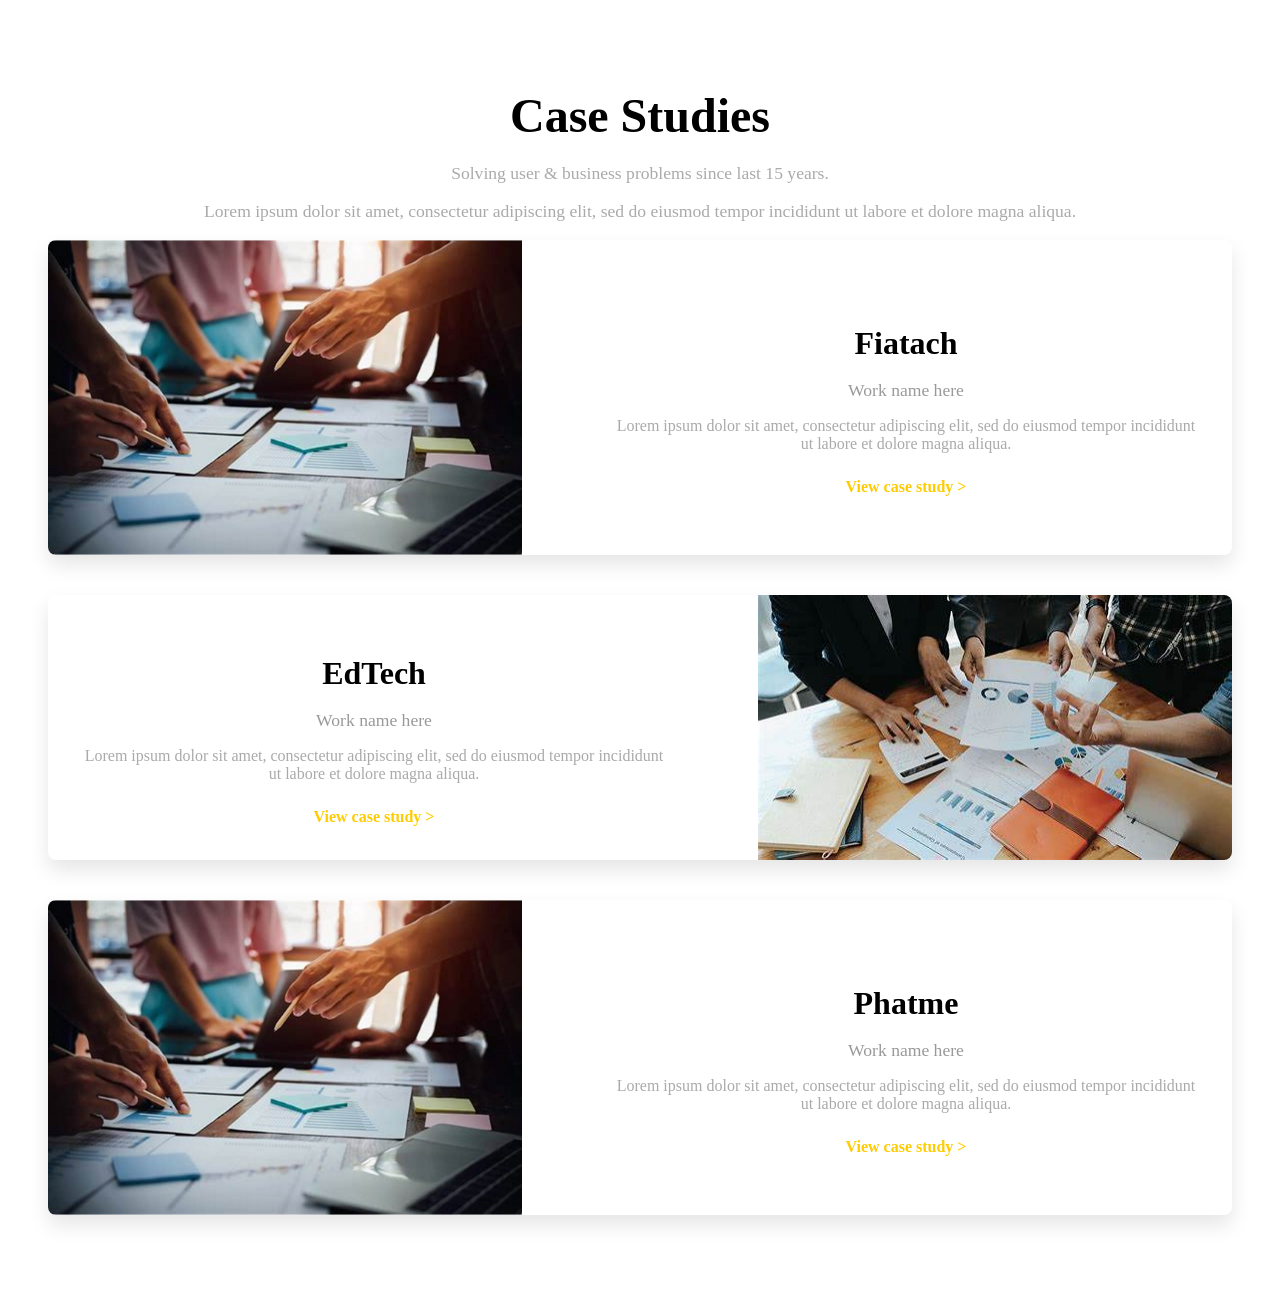
<file: case-studies.html>
<!DOCTYPE html>
<html lang="en">
<head>
    <meta charset="UTF-8">
    <meta name="viewport" content="width=device-width, initial-scale=1.0">
    <title>Case Studies</title>
    <link rel="stylesheet" href="case-studies.css">
    <link href="https://fonts.googleapis.com/css2?family=Poppins:wght@400;700&display=swap" rel="stylesheet">
</head>
<body>
    <section class="case-studies">
        <h1>Case Studies</h1>
        <p class="subtitle">Solving user & business problems since last 15 years.</p>
        <p class="description">Lorem ipsum dolor sit amet, consectetur adipiscing elit, sed do eiusmod tempor incididunt ut labore et dolore magna aliqua.</p>

        <div class="study">
            <img src="OIP (1).jpg" alt="Fiatach">
            <div class="study-content">
                <h2>Fiatach</h2>
                <p class="work-title">Work name here</p>
                <p class="study-description">Lorem ipsum dolor sit amet, consectetur adipiscing elit, sed do eiusmod tempor incididunt ut labore et dolore magna aliqua.</p>
                <a href="#" class="view-study">View case study ></a>
            </div>
        </div>

        <div class="study">
            <div class="study-content">
                <h2>EdTech</h2>
                <p class="work-title">Work name here</p>
                <p class="study-description">Lorem ipsum dolor sit amet, consectetur adipiscing elit, sed do eiusmod tempor incididunt ut labore et dolore magna aliqua.</p>
                <a href="#" class="view-study">View case study ></a>
            </div>
            <img src="OIP.jpg" alt="EdTech">
        </div>

        <div class="study">
            <img src="OIP (1).jpg" alt="Phatme">
            <div class="study-content">
                <h2>Phatme</h2>
                <p class="work-title">Work name here</p>
                <p class="study-description">Lorem ipsum dolor sit amet, consectetur adipiscing elit, sed do eiusmod tempor incididunt ut labore et dolore magna aliqua.</p>
                <a href="#" class="view-study">View case study ></a>
            </div>
        </div>
    </section>
</body>
</html>
</file>
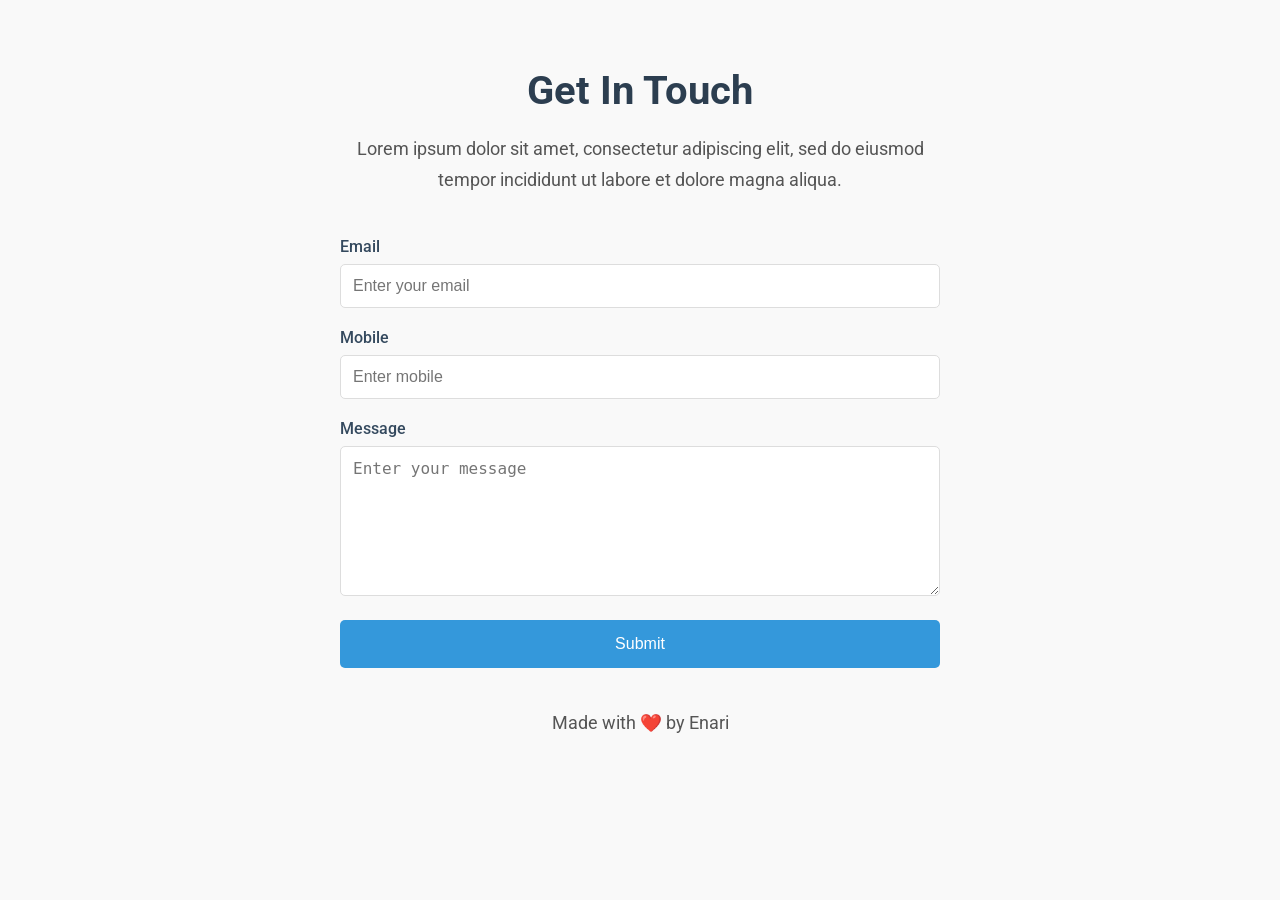
<file: contact.html>
<!DOCTYPE html>
<html lang="en">
<head>
    <meta charset="UTF-8">
    <meta name="viewport" content="width=device-width, initial-scale=1.0">
    <title>Get In Touch</title>
    <link href="https://fonts.googleapis.com/css2?family=Roboto:wght@300;400;500;700&display=swap" rel="stylesheet">
    <style>
        body {
            font-family: 'Roboto', sans-serif;
            margin: 0;
            padding: 0;
            background-color: #f9f9f9;
            color: #333;
        }
        .container {
            max-width: 600px;
            margin: 0 auto;
            padding: 40px 20px;
        }
        h1 {
            font-size: 2.5rem;
            font-weight: 700;
            color: #2c3e50;
            margin-bottom: 20px;
            text-align: center;
        }
        p {
            font-size: 1.1rem;
            color: #555;
            text-align: center;
            margin-bottom: 40px;
            line-height: 1.8;
        }
        .form-group {
            margin-bottom: 20px;
        }
        .form-group label {
            display: block;
            font-size: 1rem;
            font-weight: 500;
            color: #34495e;
            margin-bottom: 8px;
        }
        .form-group input, .form-group textarea {
            width: 100%;
            padding: 12px;
            font-size: 1rem;
            border: 1px solid #ddd;
            border-radius: 5px;
            box-sizing: border-box;
        }
        .form-group textarea {
            resize: vertical;
            min-height: 150px;
        }
        .btn {
            display: inline-block;
            width: 100%;
            background-color: #3498db;
            color: #fff;
            padding: 15px;
            font-size: 1rem;
            font-weight: 500;
            border: none;
            border-radius: 5px;
            cursor: pointer;
            transition: background-color 0.3s ease;
        }
        .btn:hover {
            background-color: #2980b9;
        }
        .footer {
            text-align: center;
            margin-top: 40px;
            font-size: 0.9rem;
            color: #777;
        }
        .success-message {
            text-align: center;
            color: green;
            font-size: 1rem;
            font-weight: bold;
            margin-top: 20px;
        }
    </style>
</head>
<body>
    <div class="container">
        <h1>Get In Touch</h1>
        <p>Lorem ipsum dolor sit amet, consectetur adipiscing elit, sed do eiusmod tempor incididunt ut labore et dolore magna aliqua.</p>

        <form action="save_data.php" method="post">
          <div class="form-group">
              <label for="email">Email</label>
              <input type="email" id="email" name="email" placeholder="Enter your email" required>
          </div>
          <div class="form-group">
              <label for="mobile">Mobile</label>
              <input type="tel" id="mobile" name="mobile" placeholder="Enter mobile" required>
          </div>
          <div class="form-group">
              <label for="message">Message</label>
              <textarea id="message" name="message" placeholder="Enter your message" required></textarea>
          </div>
          <button type="submit" class="btn">Submit</button>
      </form>

      
        <div class="footer">
            <p>Made with ❤️ by Enari</p>
        </div>
    </div>
</body>
</html>
</file>
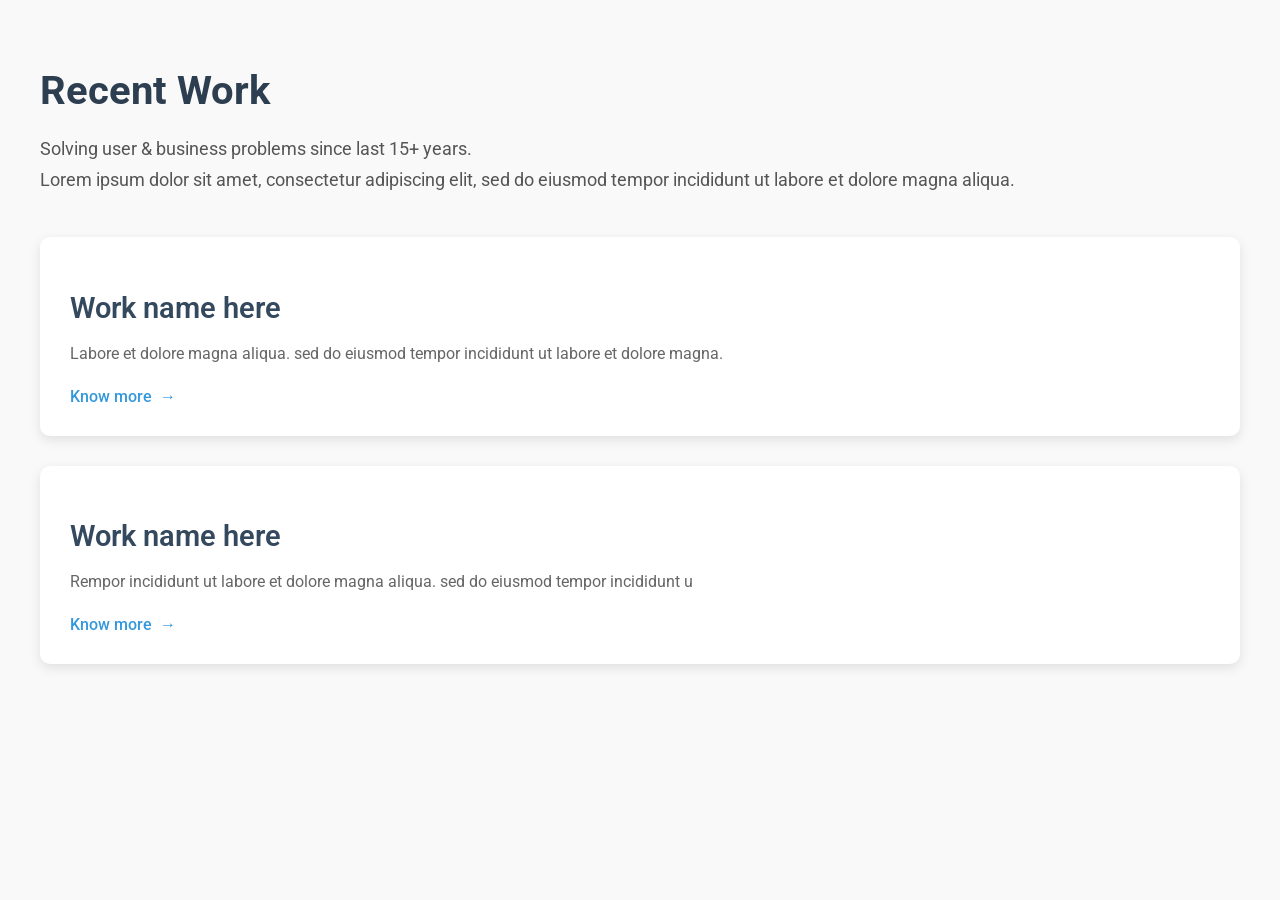
<file: recent-work.html>
<!DOCTYPE html>
<html lang="en">
<head>
    <meta charset="UTF-8">
    <meta name="viewport" content="width=device-width, initial-scale=1.0">
    <title>Recent Work</title>
    <link href="https://fonts.googleapis.com/css2?family=Roboto:wght@300;400;500;700&display=swap" rel="stylesheet">
    <style>
        body {
            font-family: 'Roboto', sans-serif;
            margin: 0;
            padding: 0;
            background-color: #f9f9f9;
            color: #333;
        }
        .container {
            max-width: 1200px;
            margin: 0 auto;
            padding: 40px 20px;
        }
        h1 {
            font-size: 2.5rem;
            font-weight: 700;
            color: #2c3e50;
            margin-bottom: 20px;
        }
        .intro {
            font-size: 1.1rem;
            color: #555;
            margin-bottom: 40px;
            line-height: 1.8;
        }
        .work-item {
            background-color: #fff;
            padding: 30px;
            margin-bottom: 30px;
            border-radius: 10px;
            box-shadow: 0 4px 12px rgba(0, 0, 0, 0.1);
            transition: transform 0.3s ease, box-shadow 0.3s ease;
        }
        .work-item:hover {
            transform: translateY(-5px);
            box-shadow: 0 6px 16px rgba(0, 0, 0, 0.15);
        }
        .work-item h2 {
            font-size: 1.8rem;
            font-weight: 600;
            color: #34495e;
            margin-bottom: 15px;
        }
        .work-item p {
            font-size: 1rem;
            color: #666;
            line-height: 1.6;
            margin-bottom: 20px;
        }
        .work-item a {
            display: inline-block;
            font-size: 1rem;
            font-weight: 500;
            color: #3498db;
            text-decoration: none;
            transition: color 0.3s ease;
        }
        .work-item a:hover {
            color: #2980b9;
        }
        .work-item a::after {
            content: '→';
            margin-left: 8px;
            transition: margin-left 0.3s ease;
        }
        .work-item a:hover::after {
            margin-left: 12px;
        }
    </style>
</head>
<body>
    <div class="container">
        <h1>Recent Work</h1>
        <p class="intro">Solving user & business problems since last 15+ years.<br>Lorem ipsum dolor sit amet, consectetur adipiscing elit, sed do eiusmod tempor incididunt ut labore et dolore magna aliqua.</p>

        <div class="work-item">
            <h2>Work name here</h2>
            <p>Labore et dolore magna aliqua. sed do eiusmod tempor incididunt ut labore et dolore magna.</p>
            <a href="#">Know more</a>
        </div>

        <div class="work-item">
            <h2>Work name here</h2>
            <p>Rempor incididunt ut labore et dolore magna aliqua. sed do eiusmod tempor incididunt u</p>
            <a href="#">Know more</a>
        </div>
    </div>
</body>
</html>
</file>
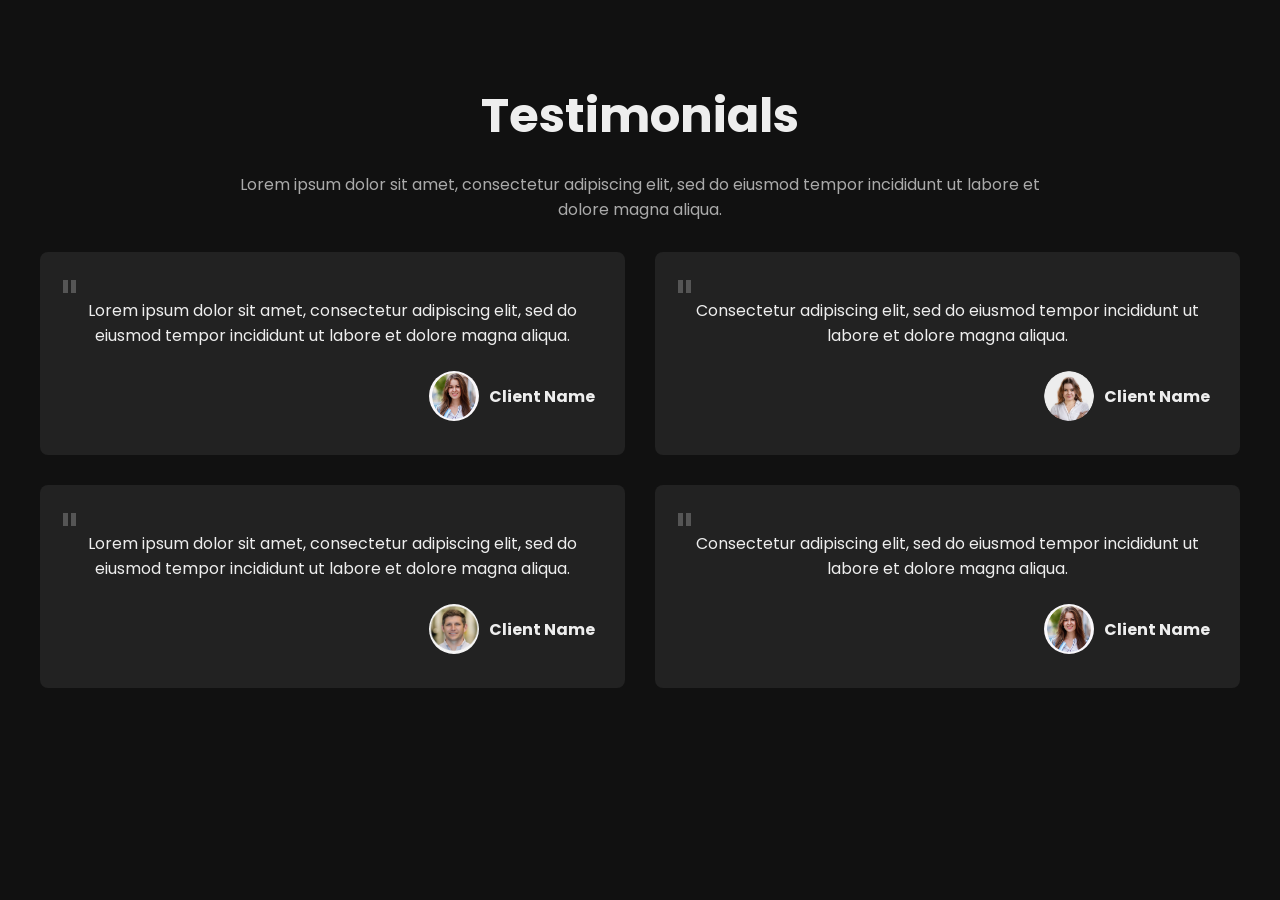
<file: testimonials.html>
<!DOCTYPE html>
<html lang="en">
<head>
    <meta charset="UTF-8">
    <meta name="viewport" content="width=device-width, initial-scale=1.0">
    <title>Testimonials</title>
    <link rel="stylesheet" href="testimonials.css">
    <link href="https://fonts.googleapis.com/css2?family=Poppins:wght@400;700&display=swap" rel="stylesheet">
</head>
<body>
    <section class="testimonials">
        <h1>Testimonials</h1>
        <p class="testimonial-description">Lorem ipsum dolor sit amet, consectetur adipiscing elit, sed do eiusmod tempor incididunt ut labore et dolore magna aliqua.</p>

        <div class="testimonial-grid">
            <div class="testimonial">
                <div class="quote-mark">"</div>
                <p class="testimonial-text">Lorem ipsum dolor sit amet, consectetur adipiscing elit, sed do eiusmod tempor incididunt ut labore et dolore magna aliqua.</p>
                <div class="testimonial-author">
                    <img src="cl1.jpg" alt="Client 1">
                    <p class="author-name">Client Name</p>
                </div>
            </div>

            <div class="testimonial">
                <div class="quote-mark">"</div>
                <p class="testimonial-text">Consectetur adipiscing elit, sed do eiusmod tempor incididunt ut labore et dolore magna aliqua.</p>
                <div class="testimonial-author">
                    <img src="cl2.jpg" alt="Client 2">
                    <p class="author-name">Client Name</p>
                </div>
            </div>

            <div class="testimonial">
                <div class="quote-mark">"</div>
                <p class="testimonial-text">Lorem ipsum dolor sit amet, consectetur adipiscing elit, sed do eiusmod tempor incididunt ut labore et dolore magna aliqua.</p>
                <div class="testimonial-author">
                    <img src="cl3.jpg" alt="Client 3">
                    <p class="author-name">Client Name</p>
                </div>
            </div>

            <div class="testimonial">
                <div class="quote-mark">"</div>
                <p class="testimonial-text">Consectetur adipiscing elit, sed do eiusmod tempor incididunt ut labore et dolore magna aliqua.</p>
                <div class="testimonial-author">
                    <img src="cl1.jpg" alt="Client 4">
                    <p class="author-name">Client Name</p>
                </div>
            </div>
        </div>
    </section>
</body>
</html>
</file>
<file: assets/css/style.css>
* {
    margin: 0;
    padding: 0;
    box-sizing: border-box;
}

:root {
    --bg-dark: #0a0e27;
    --bg-card: #151932;
    --bg-elevated: #1a1f3a;
    --text-primary: #e8eaed;
    --text-secondary: #9ca3af;
    --text-muted: #6b7280;
    --accent-primary: #6366f1;
    --accent-secondary: #8b5cf6;
    --accent-tertiary: #ec4899;
    --border: rgba(255, 255, 255, 0.1);
    --glow: rgba(99, 102, 241, 0.3);

    /* Layout Widths (Customizable) */
    --card-width-research: 950px;
    --card-width-experience: 650px;
    --card-width-info-grid: 750px;
    --card-width-projects-grid: 1100px;
}

[data-theme="light"] {
    --bg-dark: #ffffff;
    --bg-card: #f8f9fa;
    --bg-elevated: #ffffff;
    --text-primary: #1a202c;
    --text-secondary: #4a5568;
    --text-muted: #718096;
    --accent-primary: #6366f1;
    --accent-secondary: #8b5cf6;
    --accent-tertiary: #ec4899;
    --border: rgba(0, 0, 0, 0.1);
    --glow: rgba(99, 102, 241, 0.2);
}

body {
    font-family: 'Inter', -apple-system, BlinkMacSystemFont, 'Segoe UI', sans-serif;
    background: var(--bg-dark);
    color: var(--text-primary);
    line-height: 1.7;
    overflow-x: hidden;
}

html {
    scroll-behavior: smooth;
}

/* Layout: Sidebar + Main */
.layout {
    min-height: 100vh;
    display: flex;
}

.sidebar {
    position: fixed;
    top: 0;
    left: 0;
    height: 100vh;
    width: 320px;
    background: rgba(10, 14, 39, 0.85);
    backdrop-filter: blur(20px) saturate(180%);
    border-right: 1px solid var(--border);
    z-index: 1000;
    display: flex;
    flex-direction: column;
    padding: 1.25rem 1.25rem 1rem;
}

[data-theme="light"] .sidebar {
    background: rgba(255, 255, 255, 0.85);
}

.main {
    width: 100%;
    margin-left: 320px;
    position: relative;
}

.sidebar-backdrop {
    display: none;
}

.sidebar-top {
    display: flex;
    justify-content: space-between;
    align-items: center;
    gap: 0.75rem;
    margin-bottom: 1.25rem;
}

.sidebar-toggle {
    display: none;
    background: var(--bg-elevated);
    border: 1px solid var(--border);
    color: var(--text-primary);
    padding: 0.55rem 0.8rem;
    border-radius: 10px;
    cursor: pointer;
    font-size: 1.1rem;
}

.sidebar-profile {
    background: var(--bg-card);
    border: 1px solid var(--border);
    border-radius: 18px;
    padding: 1.25rem;
}

.sidebar-avatar {
    width: 76px;
    height: 76px;
    border-radius: 18px;
    overflow: hidden;
    border: 1px solid var(--border);
    box-shadow: 0 12px 30px rgba(0, 0, 0, 0.25);
    margin-bottom: 0.9rem;
}

.sidebar-avatar-img {
    width: 100%;
    height: 100%;
    object-fit: cover;
}

.sidebar-name {
    font-size: 1.25rem;
    font-weight: 800;
    line-height: 1.2;
}

.sidebar-title {
    color: var(--text-secondary);
    font-weight: 500;
    margin-top: 0.25rem;
}

.sidebar-meta {
    margin-top: 0.75rem;
    display: flex;
    flex-wrap: wrap;
    gap: 0.5rem;
    align-items: center;
    color: var(--text-muted);
    font-size: 0.92rem;
}

.sidebar-meta a {
    color: var(--accent-primary);
    text-decoration: none;
    font-weight: 600;
}

.sidebar-meta .dot {
    opacity: 0.6;
}

.sidebar-cta {
    display: grid;
    grid-template-columns: 1fr 1fr;
    gap: 0.75rem;
    margin-top: 1rem;
}

.btn-small {
    padding: 0.75rem 1rem;
    border-radius: 12px;
    font-size: 0.95rem;
    justify-content: center;
}

.sidebar-nav {
    margin-top: 1.25rem;
    display: flex;
    flex-direction: column;
    gap: 0.3rem;
    padding: 0.25rem;
    overflow: auto;
}

.sidebar-link {
    text-decoration: none;
    color: var(--text-secondary);
    font-weight: 600;
    padding: 0.75rem 0.9rem;
    border-radius: 12px;
    border: 1px solid transparent;
    transition: all 0.2s ease;
}

.sidebar-link:hover {
    color: var(--text-primary);
    background: rgba(99, 102, 241, 0.08);
    border-color: rgba(99, 102, 241, 0.2);
}

.sidebar-link.active {
    color: var(--text-primary);
    background: linear-gradient(135deg, rgba(99, 102, 241, 0.18), rgba(139, 92, 246, 0.14));
    border-color: rgba(99, 102, 241, 0.25);
}

.sidebar-footer {
    margin-top: auto;
    padding-top: 1rem;
}

.sidebar-social {
    display: flex;
    gap: 0.75rem;
    align-items: center;
}

.sidebar-footnote {
    margin-top: 0.75rem;
    color: var(--text-muted);
    font-size: 0.85rem;
}

/* Animated Background */
.bg-animation {
    position: fixed;
    top: 0;
    left: 0;
    width: 100%;
    height: 100%;
    z-index: -1;
    opacity: 0.4;
}

.orb {
    position: absolute;
    border-radius: 50%;
    filter: blur(80px);
    animation: float 20s infinite ease-in-out;
}

.orb-1 {
    width: 500px;
    height: 500px;
    background: radial-gradient(circle, var(--accent-primary), transparent);
    top: -200px;
    left: -200px;
    animation-delay: 0s;
}

.orb-2 {
    width: 400px;
    height: 400px;
    background: radial-gradient(circle, var(--accent-secondary), transparent);
    bottom: -150px;
    right: -150px;
    animation-delay: 7s;
}

.orb-3 {
    width: 350px;
    height: 350px;
    background: radial-gradient(circle, var(--accent-tertiary), transparent);
    top: 50%;
    right: 20%;
    animation-delay: 14s;
}

@keyframes float {

    0%,
    100% {
        transform: translate(0, 0) scale(1);
    }

    25% {
        transform: translate(50px, -50px) scale(1.1);
    }

    50% {
        transform: translate(-30px, 30px) scale(0.9);
    }

    75% {
        transform: translate(30px, 50px) scale(1.05);
    }
}

/* Navigation */
nav {
    position: fixed;
    top: 0;
    left: 0;
    right: 0;
    z-index: 1000;
    background: rgba(10, 14, 39, 0.8);
    backdrop-filter: blur(20px) saturate(180%);
    border-bottom: 1px solid var(--border);
    padding: 1rem 0;
    transition: all 0.3s ease;
}

[data-theme="light"] nav {
    background: rgba(255, 255, 255, 0.8);
}

nav.scrolled {
    padding: 0.7rem 0;
    box-shadow: 0 4px 30px rgba(0, 0, 0, 0.1);
}

.nav-container {
    max-width: 1400px;
    margin: 0 auto;
    padding: 0 2rem;
    display: flex;
    justify-content: space-between;
    align-items: center;
}

.logo {
    font-size: 1.5rem;
    font-weight: 700;
    background: linear-gradient(135deg, var(--accent-primary), var(--accent-secondary));
    -webkit-background-clip: text;
    -webkit-text-fill-color: transparent;
    background-clip: text;
}

.nav-links {
    display: flex;
    gap: 2.5rem;
    list-style: none;
    align-items: center;
}

.nav-links a {
    color: var(--text-secondary);
    text-decoration: none;
    font-weight: 500;
    font-size: 0.95rem;
    transition: all 0.3s ease;
    position: relative;
}

.nav-links a::after {
    content: '';
    position: absolute;
    bottom: -5px;
    left: 0;
    width: 0;
    height: 2px;
    background: linear-gradient(90deg, var(--accent-primary), var(--accent-secondary));
    transition: width 0.3s ease;
}

.nav-links a:hover {
    color: var(--text-primary);
}

.nav-links a:hover::after {
    width: 100%;
}

.theme-btn {
    background: var(--bg-elevated);
    border: 1px solid var(--border);
    color: var(--text-primary);
    padding: 0.5rem 0.8rem;
    border-radius: 8px;
    cursor: pointer;
    font-size: 1.1rem;
    transition: all 0.3s ease;
}

.theme-btn:hover {
    transform: rotate(180deg);
    border-color: var(--accent-primary);
}

/* Hero Section */
.hero {
    min-height: 100vh;
    display: flex;
    align-items: center;
    padding: 2rem 1.5rem 2rem;
    /* Reduced from 6rem 2rem 4rem */
}

.hero-container {
    max-width: 1400px;
    margin: 0 auto;
    display: grid;
    grid-template-columns: 1fr 1fr;
    gap: 4rem;
    align-items: center;
}

.hero-content h1 {
    font-size: 3rem;
    /* Reduced from 4rem */
    font-weight: 800;
    line-height: 1.1;
    margin-bottom: 0.5rem;
    background: linear-gradient(135deg, var(--text-primary), var(--text-secondary));
    -webkit-background-clip: text;
    -webkit-text-fill-color: transparent;
    -webkit-text-fill-color: transparent;
    background-clip: text;
}

.profile-title {
    font-size: 1.8rem;
    /* Reduced from 2.2rem */
    font-weight: 700;
    margin-bottom: 1rem;
    color: var(--text-primary);
    line-height: 1.2;
}

.hero-content .subtitle {
    font-size: 1.2rem;
    /* Reduced from 1.5rem */
    color: var(--text-secondary);
    margin-bottom: 2rem;
    font-weight: 300;
}

.hero-content .bio {
    font-size: 1rem;
    /* Reduced from 1.1rem */
    color: var(--text-secondary);
    line-height: 1.8;
    margin-bottom: 2.5rem;
    max-width: 600px;
}



.cta-buttons {
    display: flex;
    gap: 1rem;
    flex-wrap: wrap;
}

/* Admissions info cards */
.info-grid {
    display: grid;
    grid-template-columns: 1fr 1fr;
    gap: 1rem;
    margin: 1.5rem 0 2rem;
    max-width: var(--card-width-info-grid);
    /* Customizable width */
}

.info-card {
    background: var(--bg-card);
    border: 1px solid var(--border);
    border-radius: 16px;
    padding: 1.25rem;
}

.info-label {
    color: var(--text-muted);
    font-weight: 800;
    letter-spacing: 0.06em;
    text-transform: uppercase;
    font-size: 0.78rem;
    margin-bottom: 0.5rem;
}

.info-body {
    color: var(--text-secondary);
    font-weight: 600;
    line-height: 1.6;
}

.btn {
    padding: 1rem 2rem;
    border-radius: 12px;
    text-decoration: none;
    font-weight: 600;
    font-size: 1rem;
    transition: all 0.3s ease;
    display: inline-flex;
    align-items: center;
    gap: 0.5rem;
}

.btn-primary {
    background: linear-gradient(135deg, var(--accent-primary), var(--accent-secondary));
    color: white;
    box-shadow: 0 4px 15px var(--glow);
}

.btn-primary:hover {
    transform: translateY(-2px);
    box-shadow: 0 6px 25px var(--glow);
}

.btn-secondary {
    background: var(--bg-elevated);
    color: var(--text-primary);
    border: 1px solid var(--border);
}

.btn-secondary:hover {
    border-color: var(--accent-primary);
    transform: translateY(-2px);
}

.hero-visual {
    position: relative;
    display: flex;
    justify-content: center;
    align-items: center;
}

.profile-wrapper {
    position: relative;
    width: 350px;
    height: 350px;
    margin-top: -40px;
    /* Shift up slightly */
}

.profile-image {
    width: 100%;
    height: 100%;
    object-fit: cover;
    border-radius: 50%;
    /* Static circle */
    box-shadow: 0 20px 60px rgba(0, 0, 0, 0.3);
    /* animation: morph 8s ease-in-out infinite; */
}

/* Removed keyframes morph */

.profile-ring {
    position: absolute;
    inset: -20px;
    border: 2px solid var(--accent-primary);
    border-radius: 50%;
    opacity: 0.3;
    /* animation: pulse 3s ease-in-out infinite; */
}

/* Removed keyframes pulse */

/* Section Styles */
/* Section Styles */
section {
    padding: 2.5rem 1.5rem;
    /* Reduced padding from 4rem 2rem */
    position: relative;
}

/* ... existing styles ... */

.section-label {
    display: block;
    /* Changed to block to force new line */
    width: fit-content;
    margin: 0 auto 1.5rem auto;
    /* Centered with margin */
    padding: 0.5rem 1rem;
    background: rgba(99, 102, 241, 0.1);
    color: var(--accent-primary);
    border-radius: 20px;
    font-size: 0.9rem;
    font-weight: 600;
    border: 1px solid rgba(99, 102, 241, 0.2);
}

.section-title {
    font-size: 2.2rem;
    /* Reduced from 3rem */
    font-weight: 800;
    margin-top: 0.25rem;
    margin-bottom: 0.75rem;
    background: linear-gradient(135deg, var(--text-primary), var(--text-secondary));
    -webkit-background-clip: text;
    -webkit-text-fill-color: transparent;
    background-clip: text;
}

/* ... existing styles ... */

.experience-grid {
    display: grid;
    grid-template-columns: repeat(auto-fill, minmax(350px, 1fr));
    /* Use auto-fill to prevent stretching */
    gap: 2rem;
    /* justify-content: center; Removed centering */
}

.experience-card {
    /* ... existing styles ... */
    max-width: var(--card-width-experience);
    /* Customizable width */
    /* Enforce max width */
    width: 100%;
    /* margin: 0 auto; Removed centering */
}



.section-description {
    font-size: 1rem;
    /* Reduced from 1.2rem */
    color: var(--text-secondary);
    max-width: 600px;
    margin: 0 auto;
}

#education {
    padding: 2rem 2rem;
    /* Reduced padding for compact look */
}

#education .education-card {
    padding: 1rem 0;
    /* Further reduced */
}

/* Education Grid - Simple List */
.education-grid {
    display: flex;
    flex-direction: column;
    gap: 0;
}

.education-card {
    background: transparent;
    padding: 1.5rem 0;
    /* Vertical padding only */
    border-radius: 0;
    border: none;
    border-bottom: 1px solid var(--border);
    transition: none;
    display: flex;
    flex-direction: column;
    justify-content: space-between;
}

.education-card:last-child {
    border-bottom: none;
}

.education-card:hover {
    transform: none;
    box-shadow: none;
}

.education-header {
    display: flex;
    justify-content: space-between;
    align-items: flex-start;
    margin-bottom: 0.5rem;
    /* Reduced header margin */
}

.education-info h3 {
    font-size: 1.2rem;
    /* Smaller title */
    color: var(--accent-primary);
    margin-bottom: 0.25rem;
}

.education-info .institution {
    font-size: 0.95rem;
    /* Smaller custom font size */
    font-weight: 600;
    color: var(--text-primary);
}

.education-card .duration {
    color: var(--text-muted);
    font-size: 0.95rem;
    margin-bottom: 1.5rem;
}

.education-card .edu-details {
    color: var(--text-secondary);
    line-height: 1.7;
}

.gpa-badge {
    padding: 0.4rem 0.8rem;
    background: rgba(99, 102, 241, 0.1);
    color: var(--accent-primary);
    border-radius: 30px;
    font-size: 0.85rem;
    font-weight: 700;
    border: 1px solid rgba(99, 102, 241, 0.2);
    white-space: nowrap;
}

/* Updated Experience Card */
.experience-card {
    background: var(--bg-card);
    background: var(--bg-card);
    padding: 0.8rem;
    /* Aggressively reduced from 1.5rem */
    /* Reduced from 2.5rem */
    border-radius: 20px;
    border: 1px solid var(--border);
    transition: all 0.3s ease;
    position: relative;
    overflow: hidden;
    margin-bottom: 2rem;
}

.experience-card.current {
    border-color: var(--accent-primary);
    box-shadow: 0 0 20px var(--glow);
}

.current-badge {
    position: absolute;
    top: 1rem;
    right: 1rem;
    background: linear-gradient(135deg, var(--accent-primary), var(--accent-secondary));
    color: white;
    padding: 0.3rem 0.8rem;
    border-radius: 20px;
    font-size: 0.75rem;
    font-weight: 700;
    text-transform: uppercase;
    letter-spacing: 1px;
}

.experience-header {
    display: flex;
    justify-content: space-between;
    align-items: center;
    margin-bottom: 0.5rem;
    /* Reduced from 1.5rem */
    flex-wrap: wrap;
    gap: 1rem;
}

.experience-title h3 {
    font-size: 1.3rem;
    /* Reduced from 1.6rem */
    color: var(--accent-primary);
    margin-bottom: 0.3rem;
}

.experience-org {
    font-size: 1.1rem;
    font-weight: 600;
}

.experience-period {
    color: var(--text-muted);
    font-weight: 500;
}

/* Research & Publications */
.research-grid {
    display: grid;
    gap: 2rem;
}

.research-card {
    background: var(--bg-card);
    border: 1px solid var(--border);
    border-radius: 20px;
    border-radius: 20px;
    padding: 0.8rem;
    /* Aggressively reduced from 1.25rem */
    transition: all 0.3s ease;
    position: relative;
    overflow: hidden;
    max-width: var(--card-width-research);
    /* Customizable width */
    /* margin: 0 auto; Removed centering */
}

.research-card::after {
    content: '';
    position: absolute;
    top: 0;
    right: 0;
    width: 200px;
    height: 200px;
    background: radial-gradient(circle, rgba(99, 102, 241, 0.1), transparent);
    border-radius: 50%;
    transform: translate(50%, -50%);
}

.research-card:hover {
    border-color: var(--accent-primary);
    transform: translateX(10px);
}

.research-meta {
    display: flex;
    gap: 1rem;
    margin-bottom: 0.5rem;
    /* Reduced from 1rem */
    flex-wrap: wrap;
}

.research-badge {
    padding: 0.4rem 1rem;
    background: rgba(139, 92, 246, 0.1);
    color: var(--accent-secondary);
    border-radius: 20px;
    font-size: 0.85rem;
    font-weight: 600;
    border: 1px solid rgba(139, 92, 246, 0.2);
}

/* Fixed syntax error */
.research-badge.published {
    background: rgba(34, 197, 94, 0.1);
    color: #22c55e;
    border-color: rgba(34, 197, 94, 0.2);
}

/* Side-by-side layout for card with image */
.research-card.has-image {
    display: flex;
    align-items: center;
    gap: 2rem;
    justify-content: space-between;
}

.research-card.has-image .research-content {
    flex: 1;
}

.research-preview-image {
    width: 300px;
    /* Fixed width for side layout */
    height: 190px;
    /* Reduced height from 180px */
    /* Reduced height from 200px */
    /* Fixed height for consistency */
    /* Contain to show full diagram */
    background: white;
    /* White bg for diagram */
    border-radius: 12px;
    margin: 0;
    /* Remove margin */
    border: 1px solid var(--border);
    transition: transform 0.3s ease;
    flex-shrink: 0;
    /* Prevent shrinking */
    padding: 0.5rem;
    /* Small padding inside white box */
    cursor: pointer;
}

a .research-preview-image {
    cursor: pointer;
}

@media (max-width: 768px) {
    .research-card.has-image {
        flex-direction: column-reverse;
        /* Image on bottom */
        align-items: stretch;
    }

    .research-preview-image {
        width: 100%;
        height: auto;
        margin-top: 1.5rem;
    }
}

.research-card:hover .research-preview-image {
    transform: scale(1.02);
}

.research-card h3 {
    font-size: 1.35rem;
    /* Slightly smaller */
    /* Reduced from 1.8rem */
    margin-bottom: 0.2rem;
    /* Tighter margin */
    color: var(--text-primary);
    position: relative;
    z-index: 1;
}

.research-card h3 a {
    color: var(--text-primary);
    text-decoration: none;
    transition: color 0.3s ease;
}

.research-card h3 a:hover {
    color: var(--accent-primary);
}

.research-authors {
    color: var(--text-muted);
    font-size: 0.9rem;
    margin-bottom: 0.2rem;
    /* Tighter margin */
    position: relative;
    z-index: 1;
}

.research-description {
    color: var(--text-secondary);
    line-height: 1.5;
    /* Reduced from 1.8 */
    position: relative;
    z-index: 1;
}

.research-description a {
    color: var(--text-secondary);
    text-decoration: none;
    transition: color 0.3s ease;
}

.research-description a:hover {
    color: var(--accent-primary);
}

/* Projects Grid */
.projects-grid {
    display: grid;
    grid-template-columns: repeat(auto-fit, minmax(300px, 1fr));
    /* Reduced minmax width */
    gap: 2rem;
    max-width: var(--card-width-projects-grid);
    /* Customizable width */
    /* margin: 0 auto; Removed centering */
}

.project-card {
    background: var(--bg-card);
    border-radius: 20px;
    overflow: hidden;
    border: 1px solid var(--border);
    transition: all 0.4s ease;
    position: relative;
}

.project-card::before {
    content: '';
    position: absolute;
    top: 0;
    left: 0;
    right: 0;
    height: 4px;
    background: linear-gradient(90deg, var(--accent-primary), var(--accent-secondary), var(--accent-tertiary));
    transform: scaleX(0);
    transform-origin: left;
    transition: transform 0.4s ease;
}

.project-card:hover::before {
    transform: scaleX(1);
}

.project-card:hover {
    transform: translateY(-8px);
    border-color: var(--accent-primary);
    box-shadow: 0 20px 60px rgba(0, 0, 0, 0.3);
}

.project-header {
    padding: 0.8rem;
    /* Aggressively reduced from 1.5rem */
    /* Reduced from 2rem */
    background: linear-gradient(135deg, rgba(99, 102, 241, 0.1), rgba(139, 92, 246, 0.1));
}

.project-type {
    display: inline-block;
    padding: 0.3rem 0.8rem;
    background: rgba(99, 102, 241, 0.2);
    color: var(--accent-primary);
    border-radius: 20px;
    font-size: 0.85rem;
    font-weight: 600;
    margin-bottom: 1rem;
}

.project-card h3 {
    font-size: 1.5rem;
    margin-bottom: 0.5rem;
}

.project-body {
    padding: 0.8rem;
    /* Aggressively reduced from 1.5rem */
    /* Reduced from 2rem */
}

.project-description {
    color: var(--text-secondary);
    margin-bottom: 1.5rem;
    line-height: 1.7;
}

.tech-stack {
    display: flex;
    flex-wrap: wrap;
    gap: 0.5rem;
    margin-bottom: 1.5rem;
}

.tech-tag {
    padding: 0.4rem 1rem;
    background: rgba(99, 102, 241, 0.1);
    color: var(--accent-primary);
    border-radius: 8px;
    font-size: 0.85rem;
    font-weight: 500;
    border: 1px solid rgba(99, 102, 241, 0.2);
}

.project-links {
    display: flex;
    gap: 1rem;
}

.project-link {
    color: var(--accent-primary);
    text-decoration: none;
    font-weight: 600;
    display: flex;
    align-items: center;
    gap: 0.3rem;
    transition: all 0.3s ease;
}

.project-link:hover {
    gap: 0.6rem;
    color: var(--accent-secondary);
}

/* Awards Section */
.awards-grid {
    display: grid;
    grid-template-columns: repeat(auto-fit, minmax(300px, 1fr));
    gap: 2rem;
}

.award-card {
    background: var(--bg-card);
    border: 1px solid var(--border);
    border-radius: 20px;
    padding: 2.5rem;
    text-align: center;
    transition: all 0.3s ease;
    position: relative;
    overflow: hidden;
}

.award-card::before {
    content: '🏆';
    position: absolute;
    top: -20px;
    right: -20px;
    font-size: 8rem;
    opacity: 0.05;
}

.award-card:hover {
    transform: translateY(-8px);
    border-color: var(--accent-tertiary);
}

.award-icon {
    font-size: 3rem;
    margin-bottom: 1rem;
}

.award-card h3 {
    font-size: 1.3rem;
    margin-bottom: 0.8rem;
    color: var(--text-primary);
}

.award-event {
    color: var(--text-secondary);
    font-size: 0.95rem;
    margin-bottom: 0.5rem;
}

.award-year {
    color: var(--text-muted);
    font-size: 0.85rem;
}

/* Skills Section */
.skills-grid {
    display: grid;
    grid-template-columns: repeat(auto-fit, minmax(300px, 1fr));
    gap: 2rem;
}

.skill-card {
    background: var(--bg-card);
    border: 1px solid var(--border);
    border-radius: 20px;
    padding: 0.8rem;
    /* Aggressively reduced from 1.5rem */
    transition: all 0.3s ease;
}

.skill-card:hover {
    border-color: var(--accent-primary);
    transform: translateY(-5px);
}

.skill-icon {
    font-size: 3rem;
    margin-bottom: 1.5rem;
}

.skill-card h3 {
    font-size: 1.5rem;
    margin-bottom: 1rem;
    color: var(--text-primary);
}

.skill-list {
    list-style: none;
}

.skill-list li {
    color: var(--text-secondary);
    padding: 0.6rem 0;
    padding-left: 1.5rem;
    position: relative;
}

.skill-list li::before {
    content: '→';
    position: absolute;
    left: 0;
    color: var(--accent-primary);
    font-weight: bold;
}

/* Experience Section */
/* Main Sections - Card Effect */
#experience,
#education,
#research,
#projects,
#awards,
#skills,
#contact {
    background: var(--bg-dark);
    z-index: 2;
    /* Higher than hero */
    position: relative;
    margin-top: -2px;
    /* Prevent sub-pixel gap */
}

/* ... existing styles ... */

.experience-grid {
    display: grid;
    grid-template-columns: repeat(auto-fit, minmax(350px, 1fr));
    /* Added grid columns */
    gap: 2rem;
}

.experience-card {
    background: var(--bg-card);
    border: 1px solid var(--border);
    border-radius: 20px;
    padding: 3rem;
    border-left: 4px solid var(--accent-primary);
    transition: all 0.3s ease;
}

.experience-card:hover {
    transform: translateX(10px);
    border-left-color: var(--accent-secondary);
}

.experience-header {
    display: flex;
    justify-content: space-between;
    align-items: start;
    margin-bottom: 1.5rem;
    flex-wrap: wrap;
    gap: 1rem;
}

.experience-title h3 {
    font-size: 1.6rem;
    color: var(--accent-primary);
    margin-bottom: 0.3rem;
}

.experience-org {
    font-size: 1.1rem;
    font-weight: 600;
    color: var(--text-primary);
}

.experience-period {
    color: var(--text-muted);
    font-size: 0.95rem;
    text-align: right;
}

/* Contact Section */
.contact-grid {
    display: grid;
    grid-template-columns: repeat(auto-fit, minmax(250px, 1fr));
    gap: 2rem;
    margin-top: 3rem;
}

.contact-card {
    background: var(--bg-card);
    border: 1px solid var(--border);
    border-radius: 20px;
    padding: 2.5rem;
    text-align: center;
    transition: all 0.3s ease;
    position: relative;
    overflow: hidden;
}

.contact-card::before {
    content: '';
    position: absolute;
    inset: 0;
    background: linear-gradient(135deg, rgba(99, 102, 241, 0.1), rgba(139, 92, 246, 0.1));
    opacity: 0;
    transition: opacity 0.3s ease;
}

.contact-card:hover::before {
    opacity: 1;
}

.contact-card:hover {
    transform: translateY(-8px);
    border-color: var(--accent-primary);
}

.contact-icon {
    font-size: 3rem;
    margin-bottom: 1rem;
    position: relative;
    z-index: 1;
}

.contact-card h3 {
    margin-bottom: 0.5rem;
    position: relative;
    z-index: 1;
}

.contact-card a {
    color: var(--accent-primary);
    text-decoration: none;
    font-weight: 500;
    position: relative;
    z-index: 1;
    word-break: break-word;
}

/* Footer */
footer {
    background: var(--bg-card);
    border-top: 1px solid var(--border);
    padding: 3rem 2rem;
    text-align: center;
}

.footer-content {
    max-width: 1400px;
    margin: 0 auto;
}

.footer-text {
    color: var(--text-secondary);
    margin-bottom: 1rem;
}

.social-links {
    display: flex;
    justify-content: center;
    gap: 1.5rem;
    margin-top: 1.5rem;
}

.social-link {
    width: 40px;
    height: 40px;
    display: flex;
    align-items: center;
    justify-content: center;
    background: var(--bg-elevated);
    border: 1px solid var(--border);
    border-radius: 50%;
    color: var(--text-primary);
    text-decoration: none;
    font-size: 1.2rem;
    transition: all 0.3s ease;
}

.social-link:hover {
    background: var(--accent-primary);
    border-color: var(--accent-primary);
    color: white;
    transform: translateY(-3px);
}

/* Mobile Menu */
.mobile-toggle {
    display: none;
    background: none;
    border: none;
    color: var(--text-primary);
    font-size: 1.5rem;
    cursor: pointer;
}

/* Responsive Design */
@media (max-width: 1024px) {
    .hero-container {
        grid-template-columns: 1fr;
        text-align: center;
    }

    .hero-visual {
        order: -1;
    }

    .hero-content .bio {
        margin-left: auto;
        margin-right: auto;
    }

    .stats-grid {
        justify-content: center;
    }

    .cta-buttons {
        justify-content: center;
    }

    .info-grid {
        margin-left: auto;
        margin-right: auto;
    }

    .timeline::before {
        left: 0;
    }

    .timeline-item {
        grid-template-columns: 1fr;
        padding-left: 3rem;
    }

    .timeline-item:nth-child(even) .timeline-content {
        grid-column: 1;
    }

    .timeline-dot {
        left: 0;
    }
}

@media (max-width: 768px) {
    .info-grid {
        grid-template-columns: 1fr;
    }

    .main {
        margin-left: 0;
    }

    .sidebar {
        width: 320px;
        transform: translateX(-110%);
        transition: transform 0.25s ease;
        box-shadow: 0 30px 60px rgba(0, 0, 0, 0.35);
    }

    .sidebar.open {
        transform: translateX(0);
    }

    .sidebar-toggle {
        display: inline-flex;
        align-items: center;
        justify-content: center;
    }

    .sidebar-backdrop {
        display: block;
        position: fixed;
        inset: 0;
        background: rgba(0, 0, 0, 0.45);
        opacity: 0;
        pointer-events: none;
        transition: opacity 0.25s ease;
        z-index: 999;
    }

    .sidebar-backdrop.open {
        opacity: 1;
        pointer-events: auto;
    }

    .nav-links {
        position: fixed;
        top: 70px;
        left: 0;
        right: 0;
        background: var(--bg-card);
        flex-direction: column;
        padding: 2rem;
        gap: 1.5rem;
        transform: translateX(-100%);
        transition: transform 0.3s ease;
        border-bottom: 1px solid var(--border);
    }

    .nav-links.active {
        transform: translateX(0);
    }

    .mobile-toggle {
        display: block;
    }

    /* Enhanced Mobile Responsiveness */
    section {
        padding: 2rem 1rem;
    }

    .experience-grid {
        grid-template-columns: 1fr;
    }

    .projects-grid {
        grid-template-columns: 1fr;
    }

    .skills-grid {
        grid-template-columns: 1fr;
    }

    .awards-grid {
        grid-template-columns: repeat(auto-fit, minmax(200px, 1fr));
    }

    .contact-grid {
        grid-template-columns: 1fr;
    }

    /* Override custom widths for mobile */
    .experience-card,
    .research-card,
    .project-card {
        max-width: 100%;
    }
}

@media (max-width: 480px) {

    /* Hero Section */
    .hero {
        padding: 1.5rem 1rem;
    }

    .profile-wrapper {
        width: 250px;
        height: 250px;
    }

    h1 {
        font-size: 2.2rem;
    }

    .profile-title {
        font-size: 1.4rem;
    }

    .hero-content .subtitle {
        font-size: 1rem;
    }

    .hero-content .bio {
        font-size: 0.95rem;
    }

    /* Section Titles */
    .section-title {
        font-size: 1.8rem;
    }

    .section-label {
        font-size: 0.8rem;
        padding: 0.4rem 0.8rem;
    }

    /* Cards */
    .experience-card,
    .research-card,
    .project-card,
    .award-card,
    .skill-card {
        padding: 0.6rem;
    }

    .project-header,
    .project-body {
        padding: 0.6rem;
    }

    /* Buttons */
    .btn {
        padding: 0.8rem 1.5rem;
        font-size: 0.9rem;
    }

    .cta-buttons {
        flex-direction: column;
        width: 100%;
    }

    .cta-buttons .btn {
        width: 100%;
        justify-content: center;
    }

    /* Research Images */
    .research-preview-image {
        width: 100%;
        height: auto;
        max-height: 200px;
    }

    /* Awards Grid */
    .awards-grid {
        grid-template-columns: 1fr;
    }

    /* Contact Cards */
    .contact-card {
        padding: 1.5rem;
    }
}

.fade-in {
    opacity: 0;
    transform: translateY(30px);
    animation: fadeInUp 0.8s ease forwards;
}

@keyframes fadeInUp {
    to {
        opacity: 1;
        transform: translateY(0);
    }
}
</file>
<file: case-studies.css>
/* Case Studies section */
.case-studies {
    padding: 40px;
    text-align: center;
}

.case-studies h1 {
    font-size: 3em;
    margin-bottom: 20px;
}

.subtitle, .description {
    font-size: 1.1em;
    color: #aaa;
}

.study {
    display: flex;
    margin-bottom: 40px;
    justify-content: space-between;
    align-items: center;
    border-radius: 8px;
    box-shadow: 0px 10px 20px rgba(0, 0, 0, 0.1);
    overflow: hidden;
}

.study img {
    width: 40%;
    object-fit: cover;
}

.study-content {
    max-width: 50%;
    padding: 30px;
}

.study-content h2 {
    font-size: 2em;
    margin-bottom: 15px;
}

.work-title {
    font-size: 1.1em;
    margin-bottom: 15px;
    color: #999;
}

.study-description {
    font-size: 1em;
    margin-bottom: 25px;
    color: #aaa;
}

.view-study {
    color: #ffcc00;
    text-decoration: none;
    font-weight: bold;
    transition: color 0.3s ease;
}

.view-study:hover {
    color: #e6b800;
}
</file>
<file: testimonials.css>
/* General styles */
body {
    font-family: 'Poppins', sans-serif;
    margin: 0;
    padding: 0;
    background-color: #111; /* Dark background */
    color: #eee; /* Light text color */
}

.testimonials {
    padding: 40px;
    text-align: center;
}

.testimonials h1 {
    font-size: 3em;
    margin-bottom: 20px;
}

.testimonial-description {
    font-size: 1em;
    color: #aaa;
    margin-bottom: 40px;
    max-width: 800px;
    margin: 0 auto;
}

/* Testimonials Grid */
.testimonial-grid {
    display: grid;
    grid-template-columns: repeat(2, 1fr); /* Two columns for 2x2 layout */
    gap: 30px; /* Spacing between grid items */
    margin-top: 30px;
}

.testimonial {
    background-color: #222; /* Slightly lighter background for testimonials */
    padding: 30px;
    border-radius: 8px;
    position: relative; /* For positioning quote mark */
}

.quote-mark {
    font-size: 4em;
    color: #555; /* Subdued color for quote mark */
    position: absolute;
    top: 10px;
    left: 20px;
}

.testimonial-text {
    font-size: 1em;
    margin-bottom: 20px;
}

.testimonial-author {
    display: flex;
    align-items: center;
    justify-content: flex-end; /* Align to the right */
}

.testimonial-author img {
    width: 50px;
    height: 50px;
    border-radius: 50%;
    margin-right: 10px;
}

.author-name {
    font-weight: bold;
}

/* Responsive adjustments for smaller screens */
@media (max-width: 768px) {
    .testimonial-grid {
        grid-template-columns: 1fr; /* Single column on smaller screens */
    }
}
</file>
